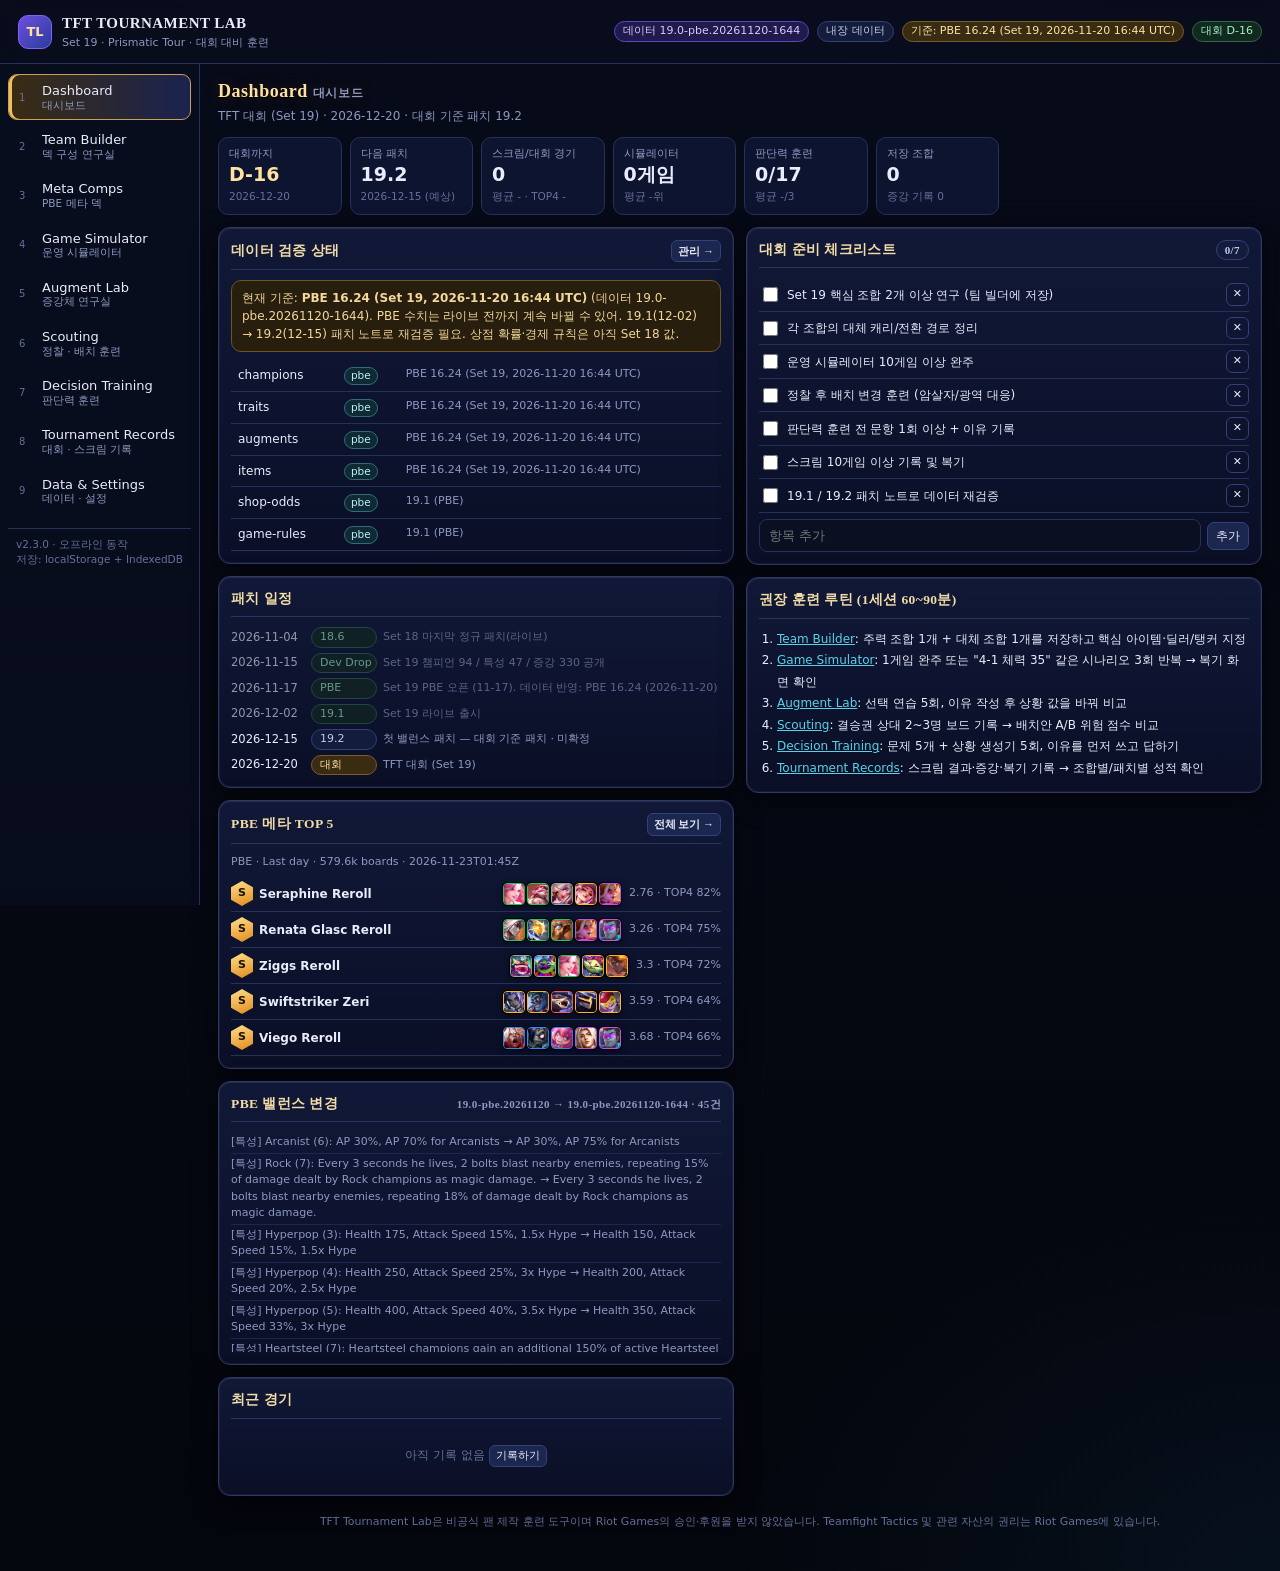
<file: index.html>
<!doctype html>
<html lang="ko">
<head>
<meta charset="utf-8" />
<meta name="viewport" content="width=device-width,initial-scale=1" />
<meta name="theme-color" content="#080b17" />
<meta name="description" content="TFT Set 19 Prismatic Tour 대회 대비 개인 훈련 프로그램 — 팀 빌더, 운영 시뮬레이터, 증강 연구, 정찰, 판단력 훈련, 대회 기록" />
<title>TFT Tournament Lab · Set 19</title>
<link rel="manifest" href="manifest.webmanifest" />
<link rel="icon" type="image/png" sizes="32x32" href="icons/favicon-32.png" />
<link rel="icon" type="image/png" sizes="192x192" href="icons/icon-192.png" />
<link rel="apple-touch-icon" href="icons/apple-touch-icon.png" />
<meta name="mobile-web-app-capable" content="yes" />
<meta name="apple-mobile-web-app-capable" content="yes" />
<meta name="apple-mobile-web-app-status-bar-style" content="black-translucent" />
<meta name="apple-mobile-web-app-title" content="TFT Lab" />
<meta name="application-name" content="TFT Lab" />
<link rel="stylesheet" href="css/app.css" />
</head>
<body>
<header class="app-header">
  <div class="brand"><div class="logo">TL</div><div><h1>TFT TOURNAMENT LAB</h1><small>Set 19 · Prismatic Tour · 대회 대비 훈련</small></div></div>
  <div class="row nw" style="gap:8px"><div class="hdr-status" id="hdrStatus"></div><button class="sm gold hide" id="installBtn" title="홈 화면/데스크톱에 앱으로 설치">⬇ 앱 설치</button></div>
</header>
<div class="layout-root">
  <nav class="side" id="nav" aria-label="주요 메뉴">
    <button data-view="dashboard" class="active"><span class="n">1</span><span class="t">Dashboard<small>대시보드</small></span></button>
    <button data-view="builder"><span class="n">2</span><span class="t">Team Builder<small>덱 구성 연구실</small></span></button>
    <button data-view="meta"><span class="n">3</span><span class="t">Meta Comps<small>PBE 메타 덱</small></span></button>
    <button data-view="sim"><span class="n">4</span><span class="t">Game Simulator<small>운영 시뮬레이터</small></span></button>
    <button data-view="augments"><span class="n">5</span><span class="t">Augment Lab<small>증강체 연구실</small></span></button>
    <button data-view="scout"><span class="n">6</span><span class="t">Scouting<small>정찰 · 배치 훈련</small></span></button>
    <button data-view="drill"><span class="n">7</span><span class="t">Decision Training<small>판단력 훈련</small></span></button>
    <button data-view="records"><span class="n">8</span><span class="t">Tournament Records<small>대회 · 스크림 기록</small></span></button>
    <button data-view="settings"><span class="n">9</span><span class="t">Data &amp; Settings<small>데이터 · 설정</small></span></button>
    <div class="navfoot" id="navFoot"></div>
  </nav>
  <main id="main">
    <noscript><div class="notice red">이 프로그램은 JavaScript가 필요해. 브라우저에서 JavaScript를 켜 줘.</div></noscript>
    <div id="bootMsg" class="notice blue">데이터를 불러오는 중…</div>
    <section id="view-dashboard" class="view active"></section>
    <section id="view-builder" class="view"></section>
    <section id="view-meta" class="view"></section>
    <section id="view-sim" class="view"></section>
    <section id="view-augments" class="view"></section>
    <section id="view-scout" class="view"></section>
    <section id="view-drill" class="view"></section>
    <section id="view-records" class="view"></section>
    <section id="view-settings" class="view"></section>
    <footer class="foot">TFT Tournament Lab은 비공식 팬 제작 훈련 도구이며 Riot Games의 승인·후원을 받지 않았습니다. Teamfight Tactics 및 관련 자산의 권리는 Riot Games에 있습니다.</footer>
  </main>
</div>
<div class="modal-back" id="modal" role="dialog" aria-modal="true" aria-labelledby="modalTitle">
  <div class="modal"><div class="row between"><h3 id="modalTitle">안내</h3><button class="sm" id="modalClose" aria-label="닫기">닫기</button></div><div id="modalBody" style="margin-top:10px"></div><div id="modalFoot" class="row" style="justify-content:flex-end;margin-top:12px"></div></div>
</div>
<div id="toasts" aria-live="polite"></div>
<script src="data/bundle.js"></script>
<script src="assets/index.js"></script>
<script src="js/core.js"></script>
<script src="js/dashboard.js"></script>
<script src="js/builder.js"></script>
<script src="js/meta.js"></script>
<script src="js/sim.js"></script>
<script src="js/augments.js"></script>
<script src="js/scout.js"></script>
<script src="js/drill.js"></script>
<script src="js/records.js"></script>
<script src="js/settings.js"></script>
<script src="js/app.js"></script>
</body>
</html>
</file>
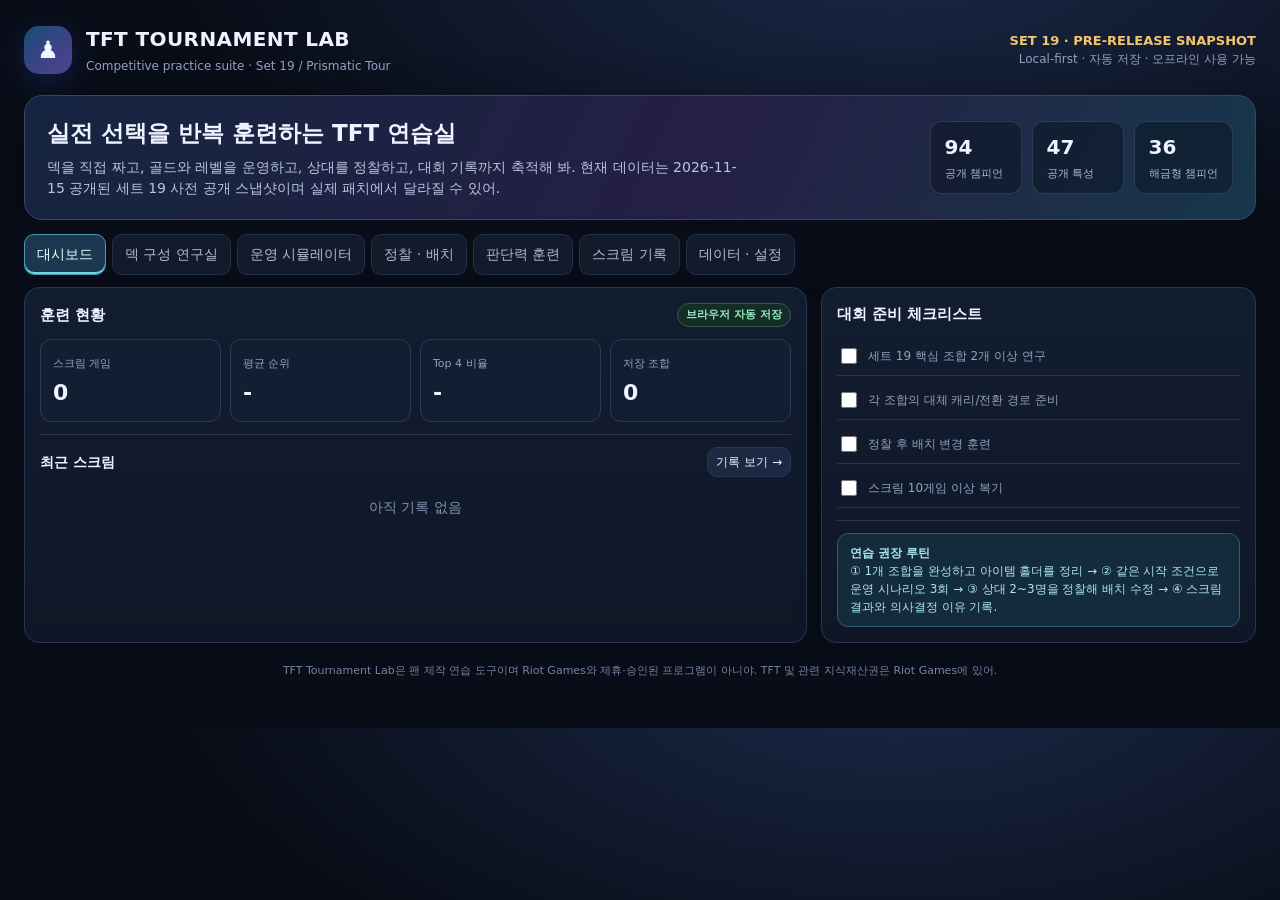
<file: legacy/index_v0.1.0.html>
<!doctype html>
<html lang="ko">
<head>
<meta charset="utf-8" />
<meta name="viewport" content="width=device-width,initial-scale=1" />
<meta name="theme-color" content="#0b1020" />
<title>TFT Tournament Lab · Set 19</title>
<style>
:root{--bg:#090d18;--panel:#111a2b;--panel2:#172238;--line:#293754;--text:#eef3ff;--muted:#91a2bf;--gold:#f1c66d;--cyan:#61d9e8;--purple:#b39aff;--green:#70d6a0;--red:#fa858f;--shadow:0 18px 50px #0006}
*{box-sizing:border-box}body{margin:0;background:radial-gradient(1100px 550px at 70% -10%,#1b2a4a 0%,transparent 65%),var(--bg);color:var(--text);font:14px/1.5 Inter,ui-sans-serif,system-ui,-apple-system,"Segoe UI",sans-serif}
button,input,select,textarea{font:inherit}button{cursor:pointer;border:1px solid var(--line);background:#1b2942;color:var(--text);padding:9px 12px;border-radius:10px;transition:.15s}button:hover{border-color:#6c8dbd;transform:translateY(-1px)}button.primary{background:linear-gradient(135deg,#226c85,#304d9c);border-color:#4b9bb7}button.gold{background:linear-gradient(135deg,#72551d,#a17a29);border-color:#c59c4c;color:#fff4d4}button.danger{border-color:#78424e;color:#ffb4bd;background:#321d2a}button.ghost{background:transparent}button.small{padding:5px 8px;font-size:12px}button:disabled{opacity:.4;cursor:not-allowed;transform:none}
input,select,textarea{background:#0c1424;color:var(--text);border:1px solid var(--line);border-radius:9px;padding:9px 10px;outline:none;min-width:0}input:focus,select:focus,textarea:focus{border-color:#61cde0;box-shadow:0 0 0 3px #61cde022}
header{max-width:1440px;margin:auto;padding:24px 24px 8px;display:flex;align-items:center;justify-content:space-between;gap:16px}.brand{display:flex;align-items:center;gap:14px}.logo{width:48px;height:48px;border-radius:15px;background:linear-gradient(135deg,#194b76,#573f92);display:grid;place-items:center;font-size:24px;box-shadow:0 8px 30px #182e6a88}.brand h1{margin:0;font-size:20px;letter-spacing:.02em}.brand p{margin:3px 0 0;color:var(--muted);font-size:12px}.header-meta{text-align:right;color:var(--muted);font-size:12px}.header-meta strong{color:var(--gold);display:block;font-size:13px}
main{max-width:1440px;padding:12px 24px 48px;margin:auto}.hero{background:linear-gradient(115deg,#152541,#251f45 55%,#17374b);border:1px solid #364768;border-radius:18px;padding:20px 22px;display:flex;align-items:center;justify-content:space-between;gap:18px;box-shadow:var(--shadow)}.hero h2{font-size:23px;margin:0 0 6px}.hero p{margin:0;color:#b7c5dd;max-width:700px}.stats{display:flex;gap:10px;flex-wrap:wrap}.stat{background:#07111d77;border:1px solid #ffffff20;border-radius:12px;padding:10px 14px;min-width:92px}.stat b{font-size:20px;display:block}.stat span{font-size:11px;color:#a9b9d2}
.tabs{display:flex;gap:6px;overflow:auto;padding:14px 0 12px;position:sticky;top:0;z-index:10;background:linear-gradient(var(--bg) 75%,transparent)}.tab{white-space:nowrap;background:#111b2c;color:#aebbd1;border-color:#22304a}.tab.active{background:#1c3851;color:#eafcff;border-color:#4e96a9;box-shadow:inset 0 -2px #66d9e8}
.view{display:none}.view.active{display:block}.layout{display:grid;grid-template-columns:minmax(0,1.35fr) minmax(300px,.75fr);gap:14px}.layout.equal{grid-template-columns:1fr 1fr}.panel{background:linear-gradient(180deg,#121d30,#0f1727);border:1px solid var(--line);border-radius:15px;padding:15px;box-shadow:0 8px 28px #0002}.panel h3{margin:0 0 12px;font-size:15px;display:flex;align-items:center;justify-content:space-between;gap:8px}.muted{color:var(--muted)}.tiny{font-size:11px;color:var(--muted)}.pill{display:inline-flex;align-items:center;gap:5px;border:1px solid #34425d;background:#17253b;color:#b9c9e1;border-radius:99px;padding:3px 8px;font-size:11px}.pill.gold{color:#ffe1a1;border-color:#745d31;background:#332a19}.pill.green{color:#96ecc0;border-color:#315e4b;background:#162d27}.pill.red{color:#ffb2bd;border-color:#6d3847;background:#321e2a}.row{display:flex;align-items:center;gap:8px;flex-wrap:wrap}.between{justify-content:space-between}.field{display:flex;flex-direction:column;gap:5px;min-width:0}.field label{font-size:11px;color:var(--muted)}.field input,.field select{width:100%}.formgrid{display:grid;grid-template-columns:repeat(4,minmax(0,1fr));gap:9px}.divider{height:1px;background:var(--line);margin:12px 0}.notice{border:1px solid #5e512e;background:#2b2517;color:#f3d99a;border-radius:11px;padding:10px 12px;font-size:12px}.notice.blue{border-color:#305b75;background:#142b3b;color:#a9e6f0}.notice.green{border-color:#315e4b;background:#152a24;color:#a5eac4}
.roster-tools{display:grid;grid-template-columns:1fr 135px 125px;gap:8px;margin-bottom:12px}.champ-grid{display:grid;grid-template-columns:repeat(auto-fill,minmax(145px,1fr));gap:8px;max-height:650px;overflow:auto;padding:2px}.champ{background:#101d31;border:1px solid #293b59;border-radius:11px;padding:9px;min-height:84px;text-align:left;display:flex;flex-direction:column;gap:5px}.champ:hover{background:#172943}.champ.selected{outline:2px solid var(--cyan);border-color:var(--cyan)}.champ .name{font-weight:700;font-size:12px}.champ .cost{font-size:11px;color:var(--gold)}.trait-chips{display:flex;flex-wrap:wrap;gap:3px}.trait-chip{font-size:9px;color:#b8c4d9;background:#26334a;border-radius:5px;padding:2px 5px}.unlock{font-size:9px;color:#ffd991}
.board-wrap{display:grid;grid-template-columns:1fr 240px;gap:12px;align-items:start}.board{display:grid;grid-template-columns:repeat(7,minmax(0,1fr));gap:5px;padding:9px;border:1px solid #344666;border-radius:13px;background:linear-gradient(145deg,#162b43,#10192c)}.hex{aspect-ratio:1.12;border:1px solid #3d5474;border-radius:9px;background:linear-gradient(150deg,#233c57,#17263d);padding:4px;display:flex;flex-direction:column;align-items:center;justify-content:center;gap:2px;min-width:0;position:relative}.hex:nth-child(14n+1),.hex:nth-child(14n+3),.hex:nth-child(14n+5),.hex:nth-child(14n+7){background:linear-gradient(150deg,#20344e,#15243a)}.hex.empty{opacity:.72}.hex .unit{font-size:10px;font-weight:700;text-align:center;overflow-wrap:anywhere;line-height:1.15}.hex .meta{font-size:9px;color:#d6b46c}.hex .pos{position:absolute;top:3px;left:5px;font-size:8px;color:#8196b5}.hex.occupied{border-color:#728eb9;background:linear-gradient(145deg,#294c65,#23304b)}.hex.focus{outline:2px solid var(--cyan)}.hex.enemy{border-color:#784b60;background:linear-gradient(145deg,#4a2c45,#2c2139)}.hex:hover{border-color:var(--cyan)}.board-side{display:flex;flex-direction:column;gap:9px}.unit-card{background:#182840;border:1px solid #344765;border-radius:10px;padding:9px}.unit-card strong{font-size:12px}.unit-card select{width:100%;margin-top:6px;font-size:11px;padding:6px}.unit-card .row{margin-top:7px}.trait-list{display:flex;flex-direction:column;gap:7px}.trait-line{display:flex;align-items:center;justify-content:space-between;gap:8px;padding:7px 9px;background:#101a2b;border:1px solid #24334d;border-radius:8px;font-size:11px}.trait-line.active{border-color:#547c78;background:#142b2c}.trait-line b{color:#cbd9ed}.bench{display:flex;flex-wrap:wrap;gap:6px}.bench-unit{padding:6px 8px;border-radius:8px;background:#19283e;border:1px solid #374765;font-size:11px}
.kpi-grid{display:grid;grid-template-columns:repeat(4,1fr);gap:9px}.kpi{padding:12px;border:1px solid #2b3a56;background:#121f33;border-radius:11px}.kpi span{color:var(--muted);font-size:11px}.kpi b{display:block;font-size:22px;margin-top:3px}.shop-grid{display:grid;grid-template-columns:repeat(5,1fr);gap:7px}.shop-card{background:#18263d;border:1px solid #3b4c68;border-radius:10px;padding:9px;text-align:center}.shop-card b{display:block;font-size:11px;margin:4px 0}.shop-card span{font-size:10px;color:var(--gold)}.shop-card button{margin-top:7px;width:100%;padding:5px;font-size:10px}.scenario{background:#111d31;border:1px solid #2e4160;border-radius:12px;padding:12px;margin-bottom:10px}.choice{display:block;width:100%;text-align:left;margin:6px 0;background:#182940}.choice.correct{border-color:#55ad82;background:#183629}.choice.wrong{border-color:#c86c78;background:#3b202b}.feedback{padding:9px;border-radius:8px;margin-top:8px;font-size:12px}.feedback.good{background:#183529;color:#9ee6bd}.feedback.bad{background:#3c222b;color:#ffb6c0}
.table{width:100%;border-collapse:collapse;font-size:12px}.table th,.table td{border-bottom:1px solid #283651;padding:8px;text-align:left}.table th{color:#92a5c4;font-weight:600}.empty{color:#8293ad;text-align:center;padding:20px}.foot{color:#7385a2;font-size:11px;text-align:center;margin-top:20px}.modal-back{position:fixed;inset:0;background:#02050bc9;display:none;align-items:center;justify-content:center;padding:16px;z-index:50}.modal{width:min(620px,100%);background:#121e32;border:1px solid #3a4d70;border-radius:16px;padding:18px;box-shadow:var(--shadow)}.modal pre{white-space:pre-wrap;background:#0b1322;border-radius:9px;padding:10px;color:#aec1dc;font-size:11px;overflow:auto}
@media(max-width:900px){.layout,.layout.equal{grid-template-columns:1fr}.board-wrap{grid-template-columns:1fr}.board-side{display:grid;grid-template-columns:1fr 1fr}.hero{align-items:flex-start;flex-direction:column}.header-meta{display:none}}
@media(max-width:560px){header,main{padding-left:12px;padding-right:12px}.formgrid{grid-template-columns:repeat(2,minmax(0,1fr))}.roster-tools{grid-template-columns:1fr 1fr}.roster-tools input{grid-column:1/-1}.champ-grid{grid-template-columns:repeat(2,minmax(0,1fr))}.kpi-grid{grid-template-columns:repeat(2,1fr)}.shop-grid{grid-template-columns:repeat(2,1fr)}.board{gap:3px;padding:5px}.hex{border-radius:6px;padding:2px}.hex .unit{font-size:8px}.hex .pos{font-size:7px}.board-side{grid-template-columns:1fr}}
</style>
</head>
<body>
<header>
  <div class="brand"><div class="logo">♟</div><div><h1>TFT TOURNAMENT LAB</h1><p>Competitive practice suite · Set 19 / Prismatic Tour</p></div></div>
  <div class="header-meta"><strong>SET 19 · PRE-RELEASE SNAPSHOT</strong>Local-first · 자동 저장 · 오프라인 사용 가능</div>
</header>
<main>
<section class="hero">
  <div><h2>실전 선택을 반복 훈련하는 TFT 연습실</h2><p>덱을 직접 짜고, 골드와 레벨을 운영하고, 상대를 정찰하고, 대회 기록까지 축적해 봐. 현재 데이터는 2026-11-15 공개된 세트 19 사전 공개 스냅샷이며 실제 패치에서 달라질 수 있어.</p></div>
  <div class="stats"><div class="stat"><b>94</b><span>공개 챔피언</span></div><div class="stat"><b>47</b><span>공개 특성</span></div><div class="stat"><b>36</b><span>해금형 챔피언</span></div></div>
</section>
<nav class="tabs" aria-label="주요 메뉴">
  <button class="tab active" data-tab="dashboard">대시보드</button>
  <button class="tab" data-tab="builder">덱 구성 연구실</button>
  <button class="tab" data-tab="operations">운영 시뮬레이터</button>
  <button class="tab" data-tab="scout">정찰 · 배치</button>
  <button class="tab" data-tab="drill">판단력 훈련</button>
  <button class="tab" data-tab="scrim">스크림 기록</button>
  <button class="tab" data-tab="settings">데이터 · 설정</button>
</nav>

<section id="dashboard" class="view active">
  <div class="layout">
    <div class="panel">
      <h3>훈련 현황 <span class="pill green">브라우저 자동 저장</span></h3>
      <div class="kpi-grid" id="dashKpis"></div>
      <div class="divider"></div>
      <div class="row between"><b>최근 스크림</b><button class="small" data-goto="scrim">기록 보기 →</button></div>
      <div id="recentScrims"></div>
    </div>
    <div class="panel">
      <h3>대회 준비 체크리스트</h3>
      <div id="checklist" class="field"></div>
      <div class="divider"></div>
      <div class="notice blue"><b>연습 권장 루틴</b><br>① 1개 조합을 완성하고 아이템 홀더를 정리 → ② 같은 시작 조건으로 운영 시나리오 3회 → ③ 상대 2~3명을 정찰해 배치 수정 → ④ 스크림 결과와 의사결정 이유 기록.</div>
    </div>
  </div>
</section>

<section id="builder" class="view">
  <div class="layout">
    <div class="panel">
      <h3>챔피언 데이터베이스 <span class="pill">94명 · 공개 초안</span></h3>
      <div class="roster-tools"><input id="champSearch" placeholder="챔피언 또는 특성 검색…"/><select id="costFilter"><option value="all">전체 코스트</option><option>1</option><option>2</option><option>3</option><option>4</option><option>5</option><option>7</option></select><select id="unlockFilter"><option value="all">전체 상태</option><option value="unlock">해금형만</option><option value="normal">기본 공개만</option></select></div>
      <div class="tiny" style="margin-bottom:8px">챔피언 카드를 누르면 현재 보드의 첫 빈 칸에 추가돼. 최대 배치 인원은 플레이어 레벨을 기준으로 직접 조절할 수 있어.</div>
      <div class="champ-grid" id="champGrid"></div>
    </div>
    <div class="panel">
      <h3>나의 보드 <span class="pill gold" id="boardCount">0 / 8</span></h3>
      <div class="row between" style="margin-bottom:9px"><div class="field" style="width:125px"><label>배치 가능 인원</label><select id="boardCap"><option>4</option><option>5</option><option>6</option><option>7</option><option selected>8</option><option>9</option><option>10</option><option>11</option></select></div><div class="row"><button class="small" id="clearBoard">보드 비우기</button><button class="small gold" id="saveComp">조합 저장</button></div></div>
      <div class="board-wrap"><div><div class="board" id="myBoard"></div><div class="tiny" style="margin-top:6px">칸 클릭: 선택 유닛 이동/선택 · 우클릭: 유닛 제거</div></div><div class="board-side"><div><b style="font-size:12px">선택 유닛</b><div id="selectedUnit" class="unit-card" style="margin-top:6px"><span class="muted tiny">보드에서 유닛을 선택해.</span></div></div><div><b style="font-size:12px">활성 특성 집계</b><div id="traitSummary" class="trait-list" style="margin-top:6px"></div></div></div></div>
      <div class="divider"></div><b style="font-size:12px">대기석</b><div class="bench" id="bench"></div>
      <div class="divider"></div><div class="row"><input id="compName" placeholder="조합 이름 (예: 8레벨 리롤 전환)" style="flex:1"/><button id="exportComp" class="small">조합 JSON 내보내기</button></div><div id="savedComps" style="margin-top:8px"></div>
    </div>
  </div>
</section>

<section id="operations" class="view">
  <div class="layout">
    <div class="panel">
      <h3>라운드 운영 패널 <span class="pill gold">훈련용 경제 모델</span></h3>
      <div class="kpi-grid" id="econKpis"></div>
      <div class="divider"></div>
      <div class="formgrid">
        <div class="field"><label>스테이지</label><select id="stage"><option>2</option><option>3</option><option>4</option><option>5</option><option>6</option></select></div>
        <div class="field"><label>라운드</label><select id="round"><option>1</option><option>2</option><option>3</option><option>4</option><option>5</option></select></div>
        <div class="field"><label>골드</label><input id="gold" type="number" min="0" max="999" value="50"/></div>
        <div class="field"><label>플레이어 체력</label><input id="hp" type="number" min="0" max="100" value="100"/></div>
        <div class="field"><label>레벨</label><select id="level"><option>4</option><option>5</option><option>6</option><option selected>7</option><option>8</option><option>9</option><option>10</option><option>11</option></select></div>
        <div class="field"><label>현재 XP</label><input id="xp" type="number" min="0" max="200" value="0"/></div>
        <div class="field"><label>연승/연패</label><select id="streak"><option value="0">없음</option><option value="2">2~3</option><option value="4">4~5</option><option value="6">6+</option></select></div>
        <div class="field"><label>기록 메모</label><input id="opNote" placeholder="예: 3-2 레벨업 판단"/></div>
      </div>
      <div class="row" style="margin-top:10px"><button class="primary" id="nextRound">라운드 종료 · 수입 받기</button><button id="buyXp">XP 구매 (4골드)</button><button id="refreshShop">상점 새로고침 (2골드)</button><button id="resetEconomy" class="danger">초기화</button></div>
      <div class="tiny" style="margin-top:8px">단순화된 연습 모델: 기본 수입·이자·연승 보너스를 사용해 판단을 반복하는 용도야. 세트 19의 정확한 게임 내부 수치/상점 확률을 복제하는 공식 시뮬레이터는 아니야.</div>
      <div class="divider"></div><div class="row between"><h3 style="margin:0">상점 <span class="tiny">레벨별 가중치 기반 무작위 예시</span></h3><label class="tiny row"><input type="checkbox" id="includeUnlocks" style="width:15px;height:15px"/> 해금형 출현 가정</label></div><div id="shop" class="shop-grid"></div>
    </div>
    <div class="panel">
      <h3>대기석 · 운영 기록</h3>
      <div id="opBench" class="bench"></div>
      <div class="divider"></div><div class="row between"><b>운영 로그</b><button id="clearLog" class="small">로그 지우기</button></div><div id="opLog" style="max-height:390px;overflow:auto;margin-top:8px"></div>
      <div class="divider"></div><div class="notice">운영 훈련 팁: 골드 숫자만 보는 대신, 다음 레벨업 이후 보드가 얼마나 강해지는지와 지금 리롤했을 때 2성 완성 확률/체력 보존 가치를 함께 적어봐.</div><div class="divider"></div><h3>증강체 선택 훈련 <span class="pill">공개 예시 20 / 330</span></h3><div class="tiny" style="margin-bottom:8px">현재는 공개된 사전 공개 목록에서 확인 가능한 실버 증강 예시만 포함했어. 실제 게임의 3개 선택지 생성이나 증강 밸런스 평가 기능은 아니야.</div><div class="row between"><span class="tiny">세 선택지 중 하나를 골라 이유를 기록해.</span><button id="newAugmentSet" class="small">선택지 다시 뽑기</button></div><div id="augmentCards" style="display:grid;gap:7px;margin-top:8px"></div><textarea id="augmentReason" rows="2" style="width:100%;margin-top:8px" placeholder="왜 이 증강을 골랐는지: 현재 보드 / 아이템 / 체력 / 골드 관점에서 기록…"></textarea><div class="row between" style="margin-top:7px"><span class="tiny" id="augmentStatus">선택지를 뽑아 줘.</span><button id="saveAugmentChoice" class="small primary">선택 기록</button></div><div id="augmentHistory" style="margin-top:8px"></div>
    </div>
  </div>
</section>

<section id="scout" class="view">
 <div class="layout equal">
  <div class="panel"><h3>상대 보드 구성 <span class="pill red">정찰 대상</span></h3><div class="row"><input id="enemyName" placeholder="상대 닉네임 또는 로비 번호" style="flex:1"/><button id="clearEnemy" class="small">초기화</button></div><div class="divider"></div><div class="roster-tools" style="grid-template-columns:1fr 100px"><input id="enemySearch" placeholder="상대 챔피언 검색"/><select id="enemyCost"><option value="all">전체</option><option>1</option><option>2</option><option>3</option><option>4</option><option>5</option><option>7</option></select></div><div class="champ-grid" id="enemyRoster" style="max-height:240px"></div><div class="divider"></div><div class="board" id="enemyBoard"></div><div class="tiny" style="margin-top:6px">상대 챔피언 카드를 누른 뒤 보드 칸을 누르면 배치돼. 우클릭으로 제거.</div></div>
  <div class="panel"><h3>정찰 리포트</h3><div id="scoutReport"></div><div class="divider"></div><h3>내 보드 대응 메모</h3><textarea id="counterNote" rows="6" placeholder="예: 상대 주 딜러가 오른쪽 후열 → 내 암살자/진입 유닛 위치 조정. 주요 CC 회피를 위해 캐리 위치 변경…" style="width:100%"></textarea><div class="row between" style="margin-top:8px"><span class="tiny">대응 메모는 자동 저장돼.</span><button id="saveScout" class="small">메모 저장</button></div><div class="divider"></div><div class="notice blue">정찰은 보드 파악에서 끝나지 않아. 상대가 가장 강한 보드가 되는 방향, 캐리의 사거리/진입 경로, CC 타깃과 아이템을 추정하고 내 배치에서 무엇을 바꿀지 기록해.</div></div>
 </div>
</section>

<section id="drill" class="view">
 <div class="layout"><div class="panel"><h3>상황 판단 훈련 <span class="pill">총 8문항</span></h3><div class="row between"><span class="tiny" id="drillProgress">1 / 8</span><button id="restartDrill" class="small">처음부터</button></div><div id="questionArea" style="margin-top:12px"></div><div class="row between" style="margin-top:10px"><button id="prevQuestion" class="small">← 이전</button><button id="nextQuestion" class="primary small">다음 →</button></div></div><div class="panel"><h3>훈련 결과</h3><div class="kpi-grid" style="grid-template-columns:repeat(2,1fr)"><div class="kpi"><span>정답</span><b id="drillCorrect">0</b></div><div class="kpi"><span>진행</span><b id="drillDone">0 / 8</b></div></div><div class="divider"></div><div class="notice">문항은 경제·정찰·아이템·포지셔닝의 기본 의사결정을 연습하는 일반 전략 문제야. 특정 패치의 수치나 최적 메타를 정답으로 단정하지 않도록 설계했어.</div></div></div>
</section>

<section id="scrim" class="view">
 <div class="layout">
  <div class="panel"><h3>스크림 결과 입력</h3><div class="formgrid"><div class="field"><label>날짜</label><input id="scrimDate" type="date"/></div><div class="field"><label>패치</label><input id="scrimPatch" value="19.2"/></div><div class="field"><label>순위</label><select id="placement"><option value="1">1위</option><option value="2">2위</option><option value="3">3위</option><option value="4">4위</option><option value="5">5위</option><option value="6">6위</option><option value="7">7위</option><option value="8">8위</option></select></div><div class="field"><label>로비/상대 메모</label><input id="lobby" placeholder="연습 1조"/></div></div><div class="field" style="margin-top:9px"><label>조합 · 운영 · 복기</label><textarea id="scrimNote" rows="4" placeholder="시작 아이템, 증강 선택, 리롤/레벨업 시점, 패배 원인, 다음 판에서 바꿀 점…"></textarea></div><div class="row" style="margin-top:10px"><button id="addScrim" class="primary">결과 저장</button><button id="exportData">전체 기록 백업</button><button id="importDataBtn">백업 불러오기</button><input id="importData" type="file" accept="application/json" hidden/></div></div>
  <div class="panel"><h3>대회 성적 요약</h3><div class="kpi-grid" id="scrimKpis"></div><div class="divider"></div><div class="notice blue">기본 점수는 1위 8점부터 8위 1점까지로 표시해. 실제 대회가 별도 점수 체계를 사용하면 설정에서 점수표를 바꿔 기록을 다시 계산할 수 있어.</div></div>
 </div>
 <div class="panel" style="margin-top:14px"><h3>스크림 히스토리 <span class="tiny">최근 기록부터</span></h3><div id="scrimTable"></div></div>
</section>

<section id="settings" class="view">
 <div class="layout equal">
  <div class="panel"><h3>세트 데이터 관리</h3><div class="notice"><b>현재 데이터 상태: 사전 공개 스냅샷</b><br>2026년 11월 15일 공개된 세트 19 챔피언/특성 초안 기반. PBE 및 라이브 19.1·19.2에서 수치/특성/해금 조건 변경 가능. 증강은 전체 330개 중 훈련 예시만 포함.</div><div class="divider"></div><p class="muted" style="font-size:12px">추후 챔피언 또는 특성 정보가 바뀌면 JSON으로 데이터셋을 교체할 수 있도록 준비했어. 데이터셋 형식은 아래 예시를 참고해.</p><pre>{
  "set": 19,
  "champions": [
    {"name":"예시 챔피언","cost":4,"traits":["특성A","특성B"],"role":"Magic Caster","unlock":false}
  ],
  "traits": {"특성A":[2,4,6]}
}</pre><div class="row"><button id="exportDataset">현재 데이터셋 내보내기</button><button id="importDatasetBtn">데이터셋 가져오기</button><input type="file" id="importDataset" accept="application/json" hidden/></div></div>
  <div class="panel"><h3>앱 설정 및 데이터</h3><div class="field"><label>대회 날짜</label><input type="date" id="eventDate" value="2026-12-20"/></div><div class="field" style="margin-top:9px"><label>대회 점수표 (1~8위 순서, 쉼표로 구분)</label><input id="scoreMap" value="8,7,6,5,4,3,2,1"/></div><div class="row" style="margin-top:9px"><button id="saveSettings" class="primary">설정 저장</button><button id="resetAll" class="danger">전체 데이터 초기화</button></div><div class="divider"></div><div class="notice blue">개인 기록은 현재 브라우저의 로컬 저장소에만 저장돼. 다른 기기에서 이어하려면 스크림 화면의 전체 기록 백업을 사용해. 공용 PC에서는 백업 후 개인 기록을 지우는 것도 잊지 마.</div><div class="divider"></div><div class="tiny">프로그램 버전 0.1.0 · 정적 HTML/JS · 서버/로그인/API 키 없음</div></div>
 </div>
</section>
<footer class="foot">TFT Tournament Lab은 팬 제작 연습 도구이며 Riot Games와 제휴·승인된 프로그램이 아니야. TFT 및 관련 지식재산권은 Riot Games에 있어.</footer>
</main>
<div class="modal-back" id="modal"><div class="modal"><div class="row between"><h3 id="modalTitle" style="margin:0">안내</h3><button class="small" id="closeModal">닫기</button></div><div id="modalBody" style="margin-top:12px"></div></div></div>
<script>
const CHAMPS = [
['Elise',1,['Ionic Spark','Frontman'],'Magic Tank',false],['Gnar',1,['Pentakill','Trickshot'],'Attack Specialist',false],['Katarina',1,['Classical','Slayer'],'Magic Fighter',false],['Kayn',1,['Heartsteel','Slayer'],'Attack Fighter',false],['Kennen',1,['True Damage','Bodyguard'],'Magic Tank',false],['Kobuko',1,['Hyperpop','Frontman'],'Magic Tank',true],['Lillia',1,['K/DA','Bodyguard'],'Magic Tank',false],['Neeko',1,['K/DA','Encore','Prodigy'],'Magic Caster',false],['Olaf',1,['Pentakill','Rock','Juggernaut'],'Attack Tank',false],['Sett',1,['Heartsteel','Frontman'],'Attack Tank',false],['Taric',1,['Beach Pop','Juggernaut'],'Magic Tank',false],['Varus',1,['Rock','Encore'],'Attack Caster',false],['Yunara',1,['Ionic Spark','Swiftstriker'],'Attack Marksman',false],['Ziggs',1,['Hyperpop','Arcanist','Swiftstriker'],'Magic Marksman',false],['Zoe',1,['Beach Pop','Arcanist'],'Magic Caster',false],
['Annie',2,['Ionic Spark','Arcanist','Juggernaut'],'Magic Tank',false],['Ashe',2,['Beach Pop','Swiftstriker'],'Attack Marksman',true],['Camille',2,['Rock','Slayer'],'Attack Fighter',false],['Ezreal',2,['Heartsteel','Encore'],'Attack Caster',false],['Gragas',2,['K/DA','Juggernaut'],'Magic Tank',false],['Illaoi',2,['Illbeats','Frontman'],'Magic Tank',false],['Jax',2,['EDM','Bodyguard','Swiftstriker'],'Magic Fighter',false],['Karthus',2,['Pentakill','Arcanist'],'Magic Caster',false],['Lucian',2,['Jazz','Hitmaker','Encore'],'Attack Caster',false],['Lulu',2,['Hyperpop','Choreographer'],'Magic Caster',true],['Lux',2,['Ionic Spark','Prodigy'],'Magic Caster',false],['Nasus',2,['Classical','Bodyguard'],'Magic Tank',true],['Qiyana',2,['True Damage','Renegade'],'Attack Fighter',false],['Renata Glasc',2,['Classical','Choreographer'],'Magic Caster',true],['Renekton',2,['Beach Pop','Frontman'],'Attack Tank',false],['Samira',2,['Classical','Renegade','Trickshot'],'Attack Caster',true],['Seraphine',2,['Indie'],'Magic Caster',true],['Tristana',2,['Hyperpop','Hitmaker'],'Attack Caster',true],
['Amumu',3,['Emo'],'Magic Tank',false],['Bard',3,['Jazz','Swiftstriker'],'Magic Marksman',false],['Braum',3,['Illbeats','Juggernaut'],'Magic Tank',false],['Briar',3,['Ionic Spark','Slayer'],'Attack Assassin',false],['Draven',3,['Illbeats','Trickshot'],'Attack Caster',false],['Ekko',3,['True Damage','Juggernaut','Prodigy'],'Magic Tank',false],['Evelynn',3,['K/DA','Renegade'],'Magic Fighter',true],['Galio',3,['Jazz','Frontman'],'Magic Tank',true],['K\'Sante',3,['Heartsteel','Bodyguard'],'Attack Tank',false],['Kai\'Sa',3,['K/DA','Trickshot'],'Attack Marksman',false],['Malzahar',3,['Composer','Prodigy'],'Magic Caster',false],['Senna',3,['True Damage','Hitmaker'],'Attack Caster',false],['Swain',3,['Rock','Arcanist','Frontman'],'Magic Tank',false],['Syndra',3,['Beach Pop','Choreographer'],'Magic Caster',true],['Tibbers',3,['Ionic Spark','Bodyguard'],'Attack Tank',true],['Viego',3,['Pentakill','Choreographer','Slayer'],'Attack Fighter',false],
['Ahri',4,['K/DA','Choreographer'],'Magic Caster',false],['Alistar',4,['Country'],'Magic Tank',true],['Alune',4,['Heartsteel','Manager','Prodigy'],'Magic Caster',true],['Aurora',4,['Ionic Spark','Renegade'],'Magic Caster',false],['Garen',4,['Synthwave','Choreographer'],'Attack Tank',false],['Graves',4,['Beach Pop','Renegade'],'Attack Fighter',false],['Jhin',4,['Classical','Encore'],'Attack Specialist',false],['Jinx',4,['Ionic Spark','Hitmaker'],'Attack Marksman',true],['Kayle',4,['Pentakill','Swiftstriker'],'Magic Marksman',true],['Leona',4,['K/DA','Bodyguard','Manager'],'Magic Tank',false],['Locke',4,['Rock','Swiftstriker'],'Magic Assassin',false],['Mel',4,['R&B','Arcanist'],'Magic Caster',false],['Shyvana',4,['Ionic Spark','Frontman'],'Magic Tank',false],['Thresh',4,['Classical','Frontman'],'Magic Tank',true],['Vayne',4,['Rock','Trickshot'],'Attack Marksman',true],['Wukong',4,['Gu Feng'],'Attack Tank',true],['Xayah',4,['Gu Feng','Hitmaker'],'Attack Caster',false],['Yasuo',4,['True Damage','Slayer'],'Attack Fighter',true],['Yone',4,['Heartsteel','Slayer'],'Attack Fighter',false],['Yorick',4,['Pentakill','Juggernaut'],'Magic Tank',false],['Yuumi',4,['Illbeats','Encore'],'Magic Caster',false],['Zac',4,['Beach Pop','Juggernaut'],'Magic Tank',true],
['Akali (K/DA)',5,['K/DA'],'Attack Assassin',true],['Akali (True Damage)',5,['True Damage','Freestyle'],'Magic Fighter',true],['Aphelios',5,['Heartsteel'],'Attack Marksman',true],['Dr. Mundo',5,['Record Mogul','Manager'],'Magic Tank',false],['Gwen',5,['Ionic Spark','Melodic Heart'],'Magic Fighter',true],['Janna',5,['Gu Feng','Windblessed','Prodigy'],'Magic Caster',true],['Lee Sin',5,['Gu Feng'],'Attack Fighter',true],['Miss Fortune',5,['8-Bit','Hitmaker'],'Attack Caster',false],['Mordekaiser',5,['Pentakill'],'Magic Fighter',true],['Nidalee',5,['Mariachi','Choreographer'],'Magic Fighter',false],['Nunu & Willump',5,['Disco','Frontman'],'Magic Specialist',false],['Pyke',5,['Rock','Renegade'],'Attack Fighter',true],['Rell',5,['R&B','Beat Master'],'Magic Tank',false],['Taliyah',5,['Beach Pop','Encore'],'Magic Caster',true],['Teemo',5,['Hyperpop','Hype Man'],'Magic Caster',true],['Twisted Fate',5,['Tango','Trickshot'],'Magic Marksman',false],['Vi',5,['EDM','Juggernaut'],'Attack Fighter',false],['Vladimir',5,['Classical','Arcanist'],'Magic Fighter',true],['Zeri',5,['Goth','Swiftstriker'],'Attack Caster',false],
['Baron Nashor',7,['One Monster Band'],'Attack Fighter',true],['Rakan',7,['Boy Band'],'Magic Assassin',true],['Smeech',7,['Jazz','Slayer'],'Attack Specialist',true],['Sona',7,['Producer','Collab'],'Magic Specialist',true]
].map((x,i)=>({id:'c'+i,name:x[0],cost:x[1],traits:x[2],role:x[3],unlock:x[4]}));
const TRAIT_BREAKS={'Arcanist':[2,4,6],'Beach Pop':[3,5,7],'Bodyguard':[2,4,6],'Choreographer':[2,3,4,5],'Classical':[2,4,6],'EDM':[2],'Encore':[2,4],'Frontman':[2,4,6],'Gu Feng':[2,3,4],'Heartsteel':[1,3,5,7],'Hitmaker':[2,4],'Hyperpop':[2,3,4,5],'Illbeats':[2,3,4],'Ionic Spark':[3,5,7,10],'Jazz':[2,3,4],'Juggernaut':[2,4,6],'K/DA':[3,5,7,10,13,15,21],'Manager':[2,3,4],'Pentakill':[3,5,7],'Prodigy':[2,3,4,5],'R&B':[1,2],'Renegade':[2,3,4,5],'Rock':[3,4,5,7],'Slayer':[2,4,6],'Swiftstriker':[2,3,4,5],'Trickshot':[2,3,4],'True Damage':[3,5,10]};
const UNIQUE=['8-Bit','Beat Master','Boy Band','Collab','Composer','Country','Disco','Emo','Freestyle','Goth','Hype Man','Indie','Mariachi','Melodic Heart','One Monster Band','Producer','Record Mogul','Synthwave','Tango','Windblessed'];
const ITEMS=['B.F. Sword','Recurve Bow','Needlessly Large Rod','Tear of the Goddess','Chain Vest','Negatron Cloak','Giant\'s Belt','Sparring Gloves','Spatula','Frying Pan','Infinity Edge','Deathblade','Giant Slayer','Last Whisper','Guinsoo\'s Rageblade','Runaan\'s Hurricane','Nashor\'s Tooth','Rabadon\'s Deathcap','Jeweled Gauntlet','Spear of Shojin','Blue Buff','Archangel\'s Staff','Redemption','Warmog\'s Armor','Dragon\'s Claw','Bramble Vest','Gargoyle Stoneplate','Steadfast Heart','Hand of Justice','Thief\'s Gloves','Quicksilver','Edge of Night','Bloodthirster','Titan\'s Resolve','Morellonomicon','Ionic Spark','Adaptive Helm','Protector\'s Vow'];
const AUGMENTS=[['Silver','3|4 Time','골드, 플레이어 체력, 리롤을 즉시 얻고 지연 후 무작위 챔피언 획득'],['Silver','4|4 Time','골드, 플레이어 체력, 리롤을 즉시 얻고 지연 후 무작위 챔피언 획득'],['Silver','Augmented Power','다음 증강이 한 단계 높은 등급으로 등장'],['Silver','Backup Bows','곡궁 획득 및 공격 후 추가 곡궁 획득'],['Silver','Band of Thieves','도적의 장갑 획득'],['Silver','Beltsmith','거인의 허리띠로 조합되는 완성 아이템 획득'],['Silver','Bite Marks','엘리스 획득 및 강화 효과'],['Silver','Blind Box','무작위 골드 증강 획득, 골드 소모'],['Silver','Boxing Lessons','전방 열에서 전투를 시작한 아군 수에 따라 팀 체력 증가'],['Silver','Branching Out','무작위 상징 획득'],['Silver','Branching Out+','무작위 상징과 재조합기 획득'],['Silver',"Bundle o' Shrooms",'버섯을 얻어 리롤, XP, 플레이어 체력 보상을 획득'],['Silver','Called Shot','연승 상태를 설정하고 골드 획득'],['Silver','Capital Gains','이자 기반 보상을 저장하고 골드를 추가 획득'],['Silver',"Caretaker's Ally",'무작위 2코스트 챔피언을 얻고 레벨업 때 같은 챔피언 추가 획득'],['Silver','Carve a Path','B.F. 대검 획득 및 물리 피해에 연동된 추가 획득'],['Silver','Caster Apprentice','여신의 눈물 획득, 일정 전투 후 쓸데없이 큰 지팡이 획득'],['Silver','Celestial Blessing','팀에 모든 피해 흡혈 부여, 초과 회복은 보호막으로 전환'],['Silver','Champ Delivery','챔피언을 얻고 지연 후 추가 챔피언 획득'],['Silver','Champ Delivery+','챔피언을 얻고 지연 후 더 많은 챔피언 획득']];
const QUESTIONS=[
{q:'3-2 라운드, 체력은 안정적이고 50골드 이자를 유지 중이야. 핵심 4코스트 캐리의 짝도 아직 없어. 가장 합리적인 기본 접근은?',a:['당장 0골드까지 리롤','보드가 버틸 수 있다면 이자와 레벨업 타이밍을 유지하며 정보 수집','무조건 경험치만 구매','아이템을 아무 유닛에게나 전부 장착'],c:1,e:'체력이 충분하고 보드가 버틴다면 골드 여유를 지키면서 레벨업 타이밍과 상점 확률을 준비하는 편이 유연해. 단, 연패 피해가 커질 정도로 약하면 안정화가 우선이야.'},
{q:'상대 2명이 같은 후열 캐리를 사용하고 있어. 가장 먼저 할 일은?',a:['내 보드는 절대 바꾸지 않는다','상대가 캐리를 두는 칸, 진입 경로, 주요 CC 방향을 확인하고 배치 조정','캐리 아이템을 무조건 탱커에게 준다','상대가 많으니 해당 덱은 무조건 포기'],c:1,e:'정찰은 경쟁자 수만 보는 게 아니라 캐리 위치, CC 방향, 진입 유닛의 도달 경로까지 확인하는 과정이야.'},
{q:'공격 아이템 재료가 여러 개 있지만 최종 캐리가 아직 정해지지 않았어. 좋은 원칙은?',a:['첫 유닛에 즉시 완성 아이템을 몰아준다','범용성이 높은 아이템/임시 홀더를 고려하며 전환 가능성을 남긴다','재료를 끝까지 하나도 사용하지 않는다','아이템은 항상 탱커에게만 준다'],c:1,e:'초반에는 유연한 아이템과 임시 홀더로 현재 보드를 강화하면서 최종 캐리 전환 여지를 보존하는 것이 중요해.'},
{q:'체력이 낮고 다음 전투 패배 시 탈락 위험이 커. 골드는 38이고 현재 보드가 약해. 일반적으로 우선할 것은?',a:['무조건 50골드 이자 복구','즉시 보드 안정화에 필요한 롤다운/업그레이드 검토','레벨 10까지 경험치만 구매','벤치를 비우고 아무것도 하지 않기'],c:1,e:'낮은 체력은 미래의 이자보다 현재 전투 생존의 가치가 커질 수 있어. 필요한 업그레이드를 찾는 롤다운을 검토하되, 목표 유닛과 남은 골드를 정하고 진행해야 해.'},
{q:'상대의 핵심 딜러가 왼쪽 구석에 있고 암살/후방 진입 유닛이 보여. 내 캐리 배치에서 고려할 점은?',a:['무조건 왼쪽 구석 고정','진입 경로와 타깃팅을 고려해 캐리를 보호하고 필요하면 위치를 바꾼다','캐리를 전방 중앙에 둔다','상대 보드는 고려하지 않는다'],c:1,e:'배치는 상대 진입 경로, 탱커의 어그로, CC 범위에 따라 달라져. 한 칸 이동만으로도 전투 결과가 달라질 수 있어.'},
{q:'같은 4코스트 캐리를 여러 명이 사용 중이야. 이 정보의 의미는?',a:['내가 절대 찾을 수 없다','공유 풀 경쟁이 커질 수 있어 대체 캐리/전환 경로도 함께 준비','무조건 같은 덱을 더 강하게 고집','상대가 쓰면 내 챔피언은 즉시 사라진다'],c:1,e:'공유 챔피언 풀에서 경쟁자가 많으면 완성 확률이 낮아질 수 있어. 보유량과 체력, 레벨, 대체 가능한 캐리/특성을 함께 고려해.'},
{q:'증강 선택에서 가장 중요한 기본 원칙은?',a:['등급이 가장 높은 증강만 고른다','현재 보드·아이템·레벨업 계획·체력/골드 상태와의 시너지를 본다','이름이 멋진 것을 고른다','매 게임 같은 증강을 선택한다'],c:1,e:'증강은 현재 보드와 앞으로의 경로를 강화해야 해. 당장 강해지는 효과인지, 장기 성장인지, 조건을 충족할 수 있는지 따져야 해.'},
{q:'전투가 끝난 직후 기록할 가치가 가장 높은 정보는?',a:['승패만 기록','배치/아이템/증강/상대 보드 중 패배 원인과 다음 판 수정점','상점에 나온 모든 챔피언 이름','Little Legend의 외형'],c:1,e:'좋은 복기는 패배 원인을 하나의 수정 가능한 행동으로 바꾸는 거야. 예: 캐리 위치, 탱커 방향, 롤다운 시점, 아이템 홀더.'}
];
const $=s=>document.querySelector(s);const $$=(s,root=document)=>[...root.querySelectorAll(s)];
const clone=x=>JSON.parse(JSON.stringify(x));
const defaultState=()=>({board:[],bench:[],selected:null,boardCap:8,comps:[],economy:{stage:2,round:1,gold:50,hp:100,level:7,xp:0,streak:0,includeUnlocks:false,shop:[],bench:[],logs:[]},augmentOffers:[],activeAugment:null,augmentHistory:[],enemy:{name:'',board:[]},counterNote:'',scrims:[],checklist:[false,false,false,false],eventDate:'2026-12-20',scoreMap:[8,7,6,5,4,3,2,1],answers:{},question:0,customChampions:null,customTraits:null});
let state=loadState();function loadState(){try{return {...defaultState(),...JSON.parse(localStorage.getItem('tftLab19')||'{}')}}catch(e){return defaultState()}}
function save(){localStorage.setItem('tftLab19',JSON.stringify(state));renderDashboard()}
function champs(){return state.customChampions||CHAMPS}function findChamp(n){return champs().find(c=>c.name===n)}
function champById(id){return champs().find(c=>c.id===id)}
function modal(title,html){$('#modalTitle').textContent=title;$('#modalBody').innerHTML=html;$('#modal').style.display='flex'}$('#closeModal').onclick=()=>$('#modal').style.display='none';$('#modal').onclick=e=>{if(e.target.id==='modal')$('#modal').style.display='none'};
function gotoTab(name){$$('.tab').forEach(b=>b.classList.toggle('active',b.dataset.tab===name));$$('.view').forEach(v=>v.classList.toggle('active',v.id===name));if(name==='builder')renderBuilder();if(name==='operations')renderEconomy();if(name==='scout')renderScout();if(name==='scrim')renderScrims();if(name==='dashboard')renderDashboard()}
$$('.tab').forEach(b=>b.onclick=()=>gotoTab(b.dataset.tab));$$('[data-goto]').forEach(b=>b.onclick=()=>gotoTab(b.dataset.goto));
function uniqueTraits(){return new Set(UNIQUE)}
function allTraits(){return [...new Set(champs().flatMap(c=>c.traits))].sort()}
function boardTraits(board){let cnt={};board.forEach(u=>{const c=champById(u.champId);if(c)c.traits.forEach(t=>cnt[t]=(cnt[t]||0)+1)});return cnt}
function isActiveTrait(t,n){if(uniqueTraits().has(t))return n>=1;const b=(state.customTraits||TRAIT_BREAKS)[t]||[];return b.some(x=>n>=x)}
function traitStatus(t,n){if(uniqueTraits().has(t))return n?'고유 특성':'';const b=(state.customTraits||TRAIT_BREAKS)[t]||[];const a=b.filter(x=>n>=x);return a.length?`활성 ${a[a.length-1]}`:(b.length?`다음 ${b[0]}`:'기준 미등록')}
function mkUnit(name){const c=champs().find(x=>x.name===name);return c?{id:'u'+Math.random().toString(36).slice(2,9),champId:c.id,star:1,items:[]}:null}
function renderRoster(){let q=($('#champSearch').value||'').toLowerCase(),cost=$('#costFilter').value,un=$('#unlockFilter').value;let list=champs().filter(c=>(cost==='all'||String(c.cost)===cost)&&(un==='all'||(un==='unlock'?c.unlock:!c.unlock))&&(!q||c.name.toLowerCase().includes(q)||c.traits.some(t=>t.toLowerCase().includes(q))));$('#champGrid').innerHTML=list.map(c=>`<button class="champ" data-add="${c.id}"><div class="row between"><span class="cost">${c.cost}코스트</span>${c.unlock?'<span class="unlock">🔒 해금형</span>':''}</div><span class="name">${c.name}</span><span class="trait-chips">${c.traits.map(t=>`<span class="trait-chip">${t}</span>`).join('')}</span></button>`).join('')||'<div class="empty">검색 결과가 없어.</div>';$$('[data-add]').forEach(b=>b.onclick=()=>addBoard(b.dataset.add));}
$('#champSearch').oninput=renderRoster;$('#costFilter').onchange=renderRoster;$('#unlockFilter').onchange=renderRoster;
function addBoard(champId){if(state.board.length>=Number(state.boardCap)){modal('배치 인원 초과',`현재 보드 인원 상한은 ${state.boardCap}명이야. 레벨을 변경하거나 배치 인원을 늘려줘.`);return}let u={id:'u'+Date.now()+Math.random().toString(36).slice(2,5),champId,star:1,items:[]};let ix=nextFree();if(ix<0){modal('보드가 가득 참','빈 칸이 없어. 유닛을 이동하거나 제거해 줘.');return}u.pos=ix;state.board.push(u);state.selected=u.id;save();renderBuilder()}
function nextFree(){let used=new Set(state.board.map(u=>u.pos));for(let i=0;i<28;i++)if(!used.has(i))return i;return -1}
function unitAt(board,pos){return board.find(u=>u.pos===pos)}
function drawBoard(el,board,enemy=false){el.innerHTML=Array.from({length:28},(_,i)=>{let u=unitAt(board,i),c=u&&champById(u.champId);return `<button class="hex ${u?'occupied':''} ${enemy?'enemy':''} ${!u?'empty':''} ${!enemy&&state.selected===u?.id?'focus':''}" data-pos="${i}" ${u?`title="${c?.name||''}"`:''}><span class="pos">${Math.floor(i/7)+1}-${i%7+1}</span>${u?`<span class="unit">${c?.name||'?'}</span><span class="meta">${'★'.repeat(u.star||1)}</span>`:'<span class="tiny">＋</span>'}</button>`}).join('');$$(`[data-pos]`,el).forEach(b=>{b.onclick=()=>{let p=Number(b.dataset.pos);if(enemy){let c=window.enemySelected;if(!c)return;let prior=unitAt(state.enemy.board,p);if(prior){prior.champId=c.id}else state.enemy.board.push({id:'e'+Date.now()+Math.random(),champId:c.id,pos:p,star:1,items:[]});save();renderScout()}else{let occ=unitAt(state.board,p);if(state.selected){let sel=state.board.find(u=>u.id===state.selected);if(sel){if(occ&&occ.id!==sel.id){let old=sel.pos;sel.pos=p;occ.pos=old}else sel.pos=p;state.selected=sel.id}else state.selected=null}else if(occ)state.selected=occ.id;save();renderBuilder()}};b.oncontextmenu=e=>{e.preventDefault();let p=Number(b.dataset.pos);let arr=enemy?state.enemy.board:state.board;let idx=arr.findIndex(u=>u.pos===p);if(idx>=0){arr.splice(idx,1);if(!enemy&&state.selected===undefined)state.selected=null;save();enemy?renderScout():renderBuilder()}}})}
function renderSelected(){let u=state.board.find(x=>x.id===state.selected),c=u&&champById(u.champId);if(!u){$('#selectedUnit').innerHTML='<span class="muted tiny">보드에서 유닛을 선택해.</span>';return}$('#selectedUnit').innerHTML=`<strong>${c.name} · ${c.cost}코스트</strong><div class="tiny">${c.traits.join(' / ')}</div><div class="row" style="margin-top:7px"><button class="small" id="starDown">★−</button><span class="pill gold">${u.star}성</span><button class="small" id="starUp">★+</button><button class="small danger" id="removeUnit">제거</button></div><div class="field" style="margin-top:7px"><label>아이템 1</label><select id="item0"><option value="">없음</option>${ITEMS.map(i=>`<option ${u.items[0]===i?'selected':''}>${i}</option>`).join('')}</select></div><div class="field" style="margin-top:6px"><label>아이템 2</label><select id="item1"><option value="">없음</option>${ITEMS.map(i=>`<option ${u.items[1]===i?'selected':''}>${i}</option>`).join('')}</select></div><div class="field" style="margin-top:6px"><label>아이템 3</label><select id="item2"><option value="">없음</option>${ITEMS.map(i=>`<option ${u.items[2]===i?'selected':''}>${i}</option>`).join('')}</select></div>`;$('#starDown').onclick=()=>{u.star=Math.max(1,u.star-1);save();renderBuilder()};$('#starUp').onclick=()=>{u.star=Math.min(3,u.star+1);save();renderBuilder()};$('#removeUnit').onclick=()=>{state.board=state.board.filter(x=>x.id!==u.id);state.selected=null;save();renderBuilder()};[0,1,2].forEach(i=>$('#item'+i).onchange=e=>{u.items[i]=e.target.value;save();renderBuilder()})}
function renderTraitSummary(){let cnt=boardTraits(state.board),all=Object.keys(cnt).sort((a,b)=>cnt[b]-cnt[a]||a.localeCompare(b));$('#traitSummary').innerHTML=all.length?all.map(t=>`<div class="trait-line ${isActiveTrait(t,cnt[t])?'active':''}"><b>${t}</b><span>${cnt[t]} ${traitStatus(t,cnt[t])}</span></div>`).join(''):'<div class="tiny">보드에 챔피언을 추가하면 특성이 집계돼.</div>'}
function renderBench(){let el=$('#bench');el.innerHTML=state.bench.length?state.bench.map((u,i)=>{let c=champById(u.champId);return `<span class="bench-unit">${c?.name||'?'} <button class="small" data-deploy="${i}">배치</button> <button class="small danger" data-sell="${i}">판매</button></span>`}).join(''):'<span class="tiny">대기석이 비어 있어.</span>';$$('[data-deploy]').forEach(b=>b.onclick=()=>{let u=state.bench.splice(Number(b.dataset.deploy),1)[0];let p=nextFree();if(p>=0&&state.board.length<Number(state.boardCap)){u.pos=p;state.board.push(u)}else state.bench.push(u);save();renderBuilder();renderEconomy()});$$('[data-sell]').forEach(b=>b.onclick=()=>{let u=state.bench.splice(Number(b.dataset.sell),1)[0],c=champById(u.champId);state.economy.gold+=c?.cost||0;save();renderBench();renderEconomy()})}
function renderBuilder(){renderRoster();drawBoard($('#myBoard'),state.board);renderSelected();renderTraitSummary();renderBench();$('#boardCount').textContent=`${state.board.length} / ${state.boardCap}`;$('#boardCap').value=state.boardCap;renderSavedComps()}
$('#boardCap').onchange=e=>{state.boardCap=Number(e.target.value);save();renderBuilder()};$('#clearBoard').onclick=()=>{if(confirm('보드를 비울까?')){state.board=[];state.selected=null;save();renderBuilder()}};
$('#saveComp').onclick=()=>{let name=$('#compName').value.trim()||`연구 조합 ${state.comps.length+1}`;if(!state.board.length){modal('저장할 조합 없음','먼저 보드에 챔피언을 추가해 줘.');return}state.comps.unshift({id:Date.now(),name,board:clone(state.board),cap:state.boardCap,created:new Date().toISOString()});save();renderSavedComps();$('#compName').value=''};
function renderSavedComps(){let el=$('#savedComps');if(!state.comps.length){el.innerHTML='<div class="tiny">저장된 조합이 없어.</div>';return}el.innerHTML=state.comps.map((x,i)=>`<div class="row between" style="padding:7px;border:1px solid #2c3c58;border-radius:8px;margin-top:6px"><div><b style="font-size:11px">${x.name}</b><div class="tiny">${x.board.length}명 · ${new Date(x.created).toLocaleDateString('ko-KR')}</div></div><div class="row"><button class="small" data-loadcomp="${i}">불러오기</button><button class="small danger" data-delcomp="${i}">삭제</button></div></div>`).join('');$$('[data-loadcomp]').forEach(b=>b.onclick=()=>{let x=state.comps[Number(b.dataset.loadcomp)];state.board=clone(x.board);state.boardCap=x.cap||8;state.selected=null;save();renderBuilder()});$$('[data-delcomp]').forEach(b=>b.onclick=()=>{state.comps.splice(Number(b.dataset.delcomp),1);save();renderSavedComps()})}
$('#exportComp').onclick=()=>{downloadJSON('tft-set19-comp.json',{set:19,board:state.board.map(u=>({...u,champion:champById(u.champId)?.name}))})};

// Economy simulator
const ODDS={4:[55,30,15,0,0],5:[45,33,20,2,0],6:[30,40,25,5,0],7:[19,30,35,15,1],8:[15,20,30,30,5],9:[10,15,25,33,17],10:[5,10,20,40,25],11:[1,5,14,40,40]};
function randChamp(level){let odds=ODDS[level]||ODDS[8],r=Math.random()*100,acc=0,cost=1;for(let i=0;i<odds.length;i++){acc+=odds[i];if(r<=acc){cost=i+1;break}}let pool=champs().filter(c=>c.cost===cost&&(!c.unlock||state.economy.includeUnlocks));return pool[Math.floor(Math.random()*pool.length)]||champs()[0]}
function newShop(){state.economy.shop=Array.from({length:5},()=>{let c=randChamp(Number(state.economy.level));return c.name});save();renderEconomy()}
function logOp(t){state.economy.logs.unshift({t,when:new Date().toLocaleTimeString('ko-KR',{hour:'2-digit',minute:'2-digit'})});state.economy.logs=state.economy.logs.slice(0,80)}
function buyChamp(name){let c=champs().find(x=>x.name===name);if(!c||state.economy.gold<c.cost)return;state.economy.gold-=c.cost;state.bench.push(mkUnit(name));logOp(`${name} 구매 · -${c.cost}G`);state.economy.shop=[];save();renderEconomy();renderBench()}
function renderEconomy(){let e=state.economy;['stage','round','gold','hp','level','xp','streak'].forEach(k=>{if($('#'+k))$('#'+k).value=e[k]});if($('#includeUnlocks'))$('#includeUnlocks').checked=!!e.includeUnlocks;$('#econKpis').innerHTML=[['골드',e.gold+'G'],['이자 예상',Math.min(5,Math.floor(Math.max(0,e.gold)/10))+'G'],['레벨','Lv.'+e.level],['체력',e.hp]].map(x=>`<div class="kpi"><span>${x[0]}</span><b>${x[1]}</b></div>`).join('');$('#shop').innerHTML=e.shop.length?e.shop.map(n=>{let c=champs().find(x=>x.name===n);return `<div class="shop-card"><span>${c.cost}코스트</span><b>${n}</b><div class="trait-chips" style="justify-content:center">${c.traits.slice(0,2).map(t=>`<span class="trait-chip">${t}</span>`).join('')}</div><button data-buy="${n}" ${e.gold<c.cost?'disabled':''}>구매 · ${c.cost}G</button></div>`}).join(''):'<div class="empty" style="grid-column:1/-1">상점이 비어 있어. 새로고침을 눌러 생성해.</div>';$$('[data-buy]').forEach(b=>b.onclick=()=>buyChamp(b.dataset.buy));renderAugments();$('#opBench').innerHTML=state.bench.length?state.bench.map(u=>`<span class="bench-unit">${champById(u.champId)?.name||'?'} (${champById(u.champId)?.cost}G)</span>`).join(''):'<span class="tiny">대기석 없음</span>';$('#opLog').innerHTML=e.logs.length?e.logs.map(x=>`<div class="row between" style="border-bottom:1px solid #26334a;padding:6px 2px;font-size:11px"><span>${x.t}</span><span class="tiny">${x.when}</span></div>`).join(''):'<div class="tiny">아직 운영 로그가 없어.</div>'}
['stage','round','gold','hp','level','xp','streak'].forEach(k=>$('#'+k).onchange=e=>{state.economy[k]=Number(e.target.value);save();renderEconomy()});
$('#nextRound').onclick=()=>{let e=state.economy,interest=Math.min(5,Math.floor(e.gold/10)),streak=Number(e.streak)>=2?Math.min(3,Math.floor(Number(e.streak)/2)):0,base=5;let gain=base+interest+streak;e.gold+=gain;logOp(`라운드 종료 수입 +${gain}G (기본 ${base} + 이자 ${interest} + 연승 ${streak})`);e.round++;if(e.round>5){e.round=1;e.stage++}if(e.stage>6)e.stage=6;save();renderEconomy()};
$('#buyXp').onclick=()=>{let e=state.economy;if(e.gold<4)return modal('골드 부족','XP 구매에는 4골드가 필요해.');e.gold-=4;e.xp+=4;let thresholds={2:2,3:2,4:6,5:10,6:20,7:36,8:56,9:80,10:100,11:999};while(e.level<11&&e.xp>=(thresholds[e.level+1]||999)){e.xp-=thresholds[e.level+1];e.level++}logOp('XP 구매 · 4 XP / -4G');save();renderEconomy()};
$('#refreshShop').onclick=()=>{let e=state.economy;if(e.gold<2)return modal('골드 부족','상점 새로고침에는 2골드가 필요해.');e.gold-=2;logOp('상점 새로고침 · -2G');newShop()};$('#resetEconomy').onclick=()=>{if(confirm('경제 시뮬레이터 수치를 초기화할까?')){state.economy=defaultState().economy;newShop();renderEconomy()}};$('#clearLog').onclick=()=>{state.economy.logs=[];save();renderEconomy()};$('#includeUnlocks').onchange=e=>{state.economy.includeUnlocks=e.target.checked;logOp(e.target.checked?'해금형 챔피언 출현 가정 ON':'해금형 챔피언 출현 가정 OFF');newShop()};

// Augment choice practice (sample cards only; not the full set database)
function generateAugmentOffers(){let pool=[...AUGMENTS];state.augmentOffers=[];while(state.augmentOffers.length<3&&pool.length){let ix=Math.floor(Math.random()*pool.length);state.augmentOffers.push(pool.splice(ix,1)[0])}state.activeAugment=null;save();renderAugments()}
function renderAugments(){let host=$('#augmentCards');if(!host)return;if(!state.augmentOffers?.length){host.innerHTML='<div class="empty">선택지 생성 버튼을 눌러 줘.</div>'}else{host.innerHTML=state.augmentOffers.map((a,i)=>`<button class="choice ${state.activeAugment===i?'correct':''}" data-augment="${i}" style="margin:0"><div class="row between"><b>${a[1]}</b><span class="pill">${a[0]}</span></div><div class="tiny" style="margin-top:4px;white-space:normal">${a[2]}</div></button>`).join('');$$('[data-augment]').forEach(b=>b.onclick=()=>{state.activeAugment=Number(b.dataset.augment);save();renderAugments()})}let status=$('#augmentStatus');if(status)status.textContent=state.activeAugment===null?'선택지를 하나 골라.':`선택됨: ${state.augmentOffers[state.activeAugment]?.[1]||''}`;let hist=$('#augmentHistory');if(hist)hist.innerHTML=state.augmentHistory?.length?state.augmentHistory.slice(0,4).map(h=>`<div class="row between" style="padding:6px 0;border-bottom:1px solid #283651;font-size:11px"><span><b>${h.name}</b><span class="tiny"> · ${h.stage}</span></span><span class="tiny">${h.date}</span></div>`).join(''):'<div class="tiny">아직 선택 기록이 없어.</div>';if($('#augmentReason'))$('#augmentReason').value=state._augmentReason||''}
$('#newAugmentSet').onclick=generateAugmentOffers;$('#augmentReason').oninput=e=>{state._augmentReason=e.target.value};$('#saveAugmentChoice').onclick=()=>{if(state.activeAugment===null||!state.augmentOffers[state.activeAugment])return modal('증강 선택 필요','먼저 세 가지 중 하나를 선택해 줘.');let a=state.augmentOffers[state.activeAugment];state.augmentHistory.unshift({name:a[1],tier:a[0],stage:`${state.economy.stage}-${state.economy.round}`,date:new Date().toLocaleString('ko-KR'),reason:state._augmentReason||''});state.augmentHistory=state.augmentHistory.slice(0,30);logOp(`증강 선택 훈련: ${a[1]}`);state._augmentReason='';state.augmentOffers=[];state.activeAugment=null;save();renderAugments()};

// Scouting
window.enemySelected=null;function renderEnemyRoster(){let q=($('#enemySearch').value||'').toLowerCase(),cost=$('#enemyCost').value;let list=champs().filter(c=>(cost==='all'||String(c.cost)===cost)&&(!q||c.name.toLowerCase().includes(q)||c.traits.some(t=>t.toLowerCase().includes(q))));$('#enemyRoster').innerHTML=list.map(c=>`<button class="champ" data-enemy="${c.id}" style="min-height:55px"><span class="cost">${c.cost}코스트</span><span class="name">${c.name}</span><span class="trait-chips">${c.traits.map(t=>`<span class="trait-chip">${t}</span>`).join('')}</span></button>`).join('');$$('[data-enemy]').forEach(b=>b.onclick=()=>{window.enemySelected=champById(b.dataset.enemy);$$('[data-enemy]').forEach(x=>x.classList.remove('selected'));b.classList.add('selected')})}
function renderScout(){renderEnemyRoster();drawBoard($('#enemyBoard'),state.enemy.board,true);$('#enemyName').value=state.enemy.name||'';$('#counterNote').value=state.counterNote||'';let cnt=boardTraits(state.enemy.board),lines=Object.entries(cnt).sort((a,b)=>b[1]-a[1]);$('#scoutReport').innerHTML=`<div class="kpi-grid" style="grid-template-columns:repeat(2,1fr)"><div class="kpi"><span>정찰 대상</span><b style="font-size:16px">${state.enemy.name||'미지정'}</b></div><div class="kpi"><span>필드 유닛</span><b>${state.enemy.board.length}</b></div></div><div class="divider"></div><b style="font-size:12px">특성 추정</b><div class="trait-list" style="margin-top:7px">${lines.length?lines.map(([t,n])=>`<div class="trait-line ${isActiveTrait(t,n)?'active':''}"><b>${t}</b><span>${n} · ${traitStatus(t,n)}</span></div>`).join(''):'<span class="tiny">상대 유닛을 배치하면 특성이 집계돼.</span>'}</div><div class="divider"></div><b style="font-size:12px">정찰 체크</b><ul class="tiny" style="padding-left:17px"><li>가장 강한 캐리와 아이템 확인</li><li>후열 캐리의 좌/우 위치 확인</li><li>진입 유닛과 CC 방향 파악</li><li>같은 핵심 챔피언을 쓰는 경쟁자 수 확인</li></ul>`}
$('#enemySearch').oninput=renderEnemyRoster;$('#enemyCost').onchange=renderEnemyRoster;$('#enemyName').onchange=e=>{state.enemy.name=e.target.value;save();renderScout()};$('#clearEnemy').onclick=()=>{state.enemy.board=[];window.enemySelected=null;save();renderScout()};$('#counterNote').onchange=e=>{state.counterNote=e.target.value;save()};$('#saveScout').onclick=()=>{state.counterNote=$('#counterNote').value;state.enemy.name=$('#enemyName').value;save();modal('저장 완료','정찰 대상과 대응 메모를 저장했어.')};

// Decision drills
function renderDrill(){let i=state.question,q=QUESTIONS[i],ans=state.answers[i];$('#drillProgress').textContent=`${i+1} / ${QUESTIONS.length}`;$('#questionArea').innerHTML=`<div class="scenario"><span class="pill">상황 ${i+1}</span><p style="font-size:15px;font-weight:700">${q.q}</p>${q.a.map((a,j)=>`<button class="choice ${ans!==undefined&&j===q.c?'correct':''} ${ans===j&&j!==q.c?'wrong':''}" data-answer="${j}" ${ans!==undefined?'disabled':''}>${'ABCD'[j]}. ${a}</button>`).join('')}${ans!==undefined?`<div class="feedback ${ans===q.c?'good':'bad'}"><b>${ans===q.c?'정답이야!':'다시 생각해 볼 부분이 있어.'}</b><br>${q.e}</div>`:''}</div>`;$$('[data-answer]').forEach(b=>b.onclick=()=>{state.answers[i]=Number(b.dataset.answer);save();renderDrill()});$('#prevQuestion').disabled=i===0;$('#nextQuestion').textContent=i===QUESTIONS.length-1?'결과 보기':'다음 →';$('#drillCorrect').textContent=Object.entries(state.answers).filter(([k,v])=>QUESTIONS[Number(k)]?.c===v).length;$('#drillDone').textContent=Object.keys(state.answers).length+' / '+QUESTIONS.length}
$('#prevQuestion').onclick=()=>{state.question=Math.max(0,state.question-1);save();renderDrill()};$('#nextQuestion').onclick=()=>{if(state.question<QUESTIONS.length-1)state.question++;else modal('훈련 결과',`정답 ${Object.entries(state.answers).filter(([k,v])=>QUESTIONS[Number(k)]?.c===v).length} / ${QUESTIONS.length}<br><br>틀린 문항은 해설을 읽고 실제 게임에서 같은 상황이 왔을 때 선택 근거를 말로 설명해 봐.`);save();renderDrill()};$('#restartDrill').onclick=()=>{state.question=0;state.answers={};save();renderDrill()};

// Scrim tracker
function scrimScore(p){let scores=state.scoreMap||[8,7,6,5,4,3,2,1];return scores[p-1]??(9-p)}
function renderScrims(){let a=state.scrims,avg=a.length?(a.reduce((s,x)=>s+x.place,0)/a.length):0,top=a.length?a.filter(x=>x.place<=4).length/a.length*100:0,first=a.length?a.filter(x=>x.place===1).length/a.length*100:0,pts=a.reduce((s,x)=>s+x.score,0);$('#scrimKpis').innerHTML=[['게임 수',a.length],['평균 순위',a.length?avg.toFixed(2):'-'],['Top 4 비율',a.length?top.toFixed(0)+'%':'-'],['총 점수',pts]].map(x=>`<div class="kpi"><span>${x[0]}</span><b>${x[1]}</b></div>`).join('');$('#scrimTable').innerHTML=a.length?`<table class="table"><thead><tr><th>날짜</th><th>패치</th><th>순위</th><th>점수</th><th>복기</th><th></th></tr></thead><tbody>${a.map((x,i)=>`<tr><td>${x.date}</td><td>${x.patch}</td><td><b>${x.place}위</b></td><td>${x.score}</td><td>${(x.note||'').replace(/</g,'&lt;').slice(0,55)}</td><td><button class="small danger" data-delscrim="${i}">삭제</button></td></tr>`).join('')}</tbody></table>`:'<div class="empty">아직 저장된 스크림 기록이 없어.</div>';$$('[data-delscrim]').forEach(b=>b.onclick=()=>{state.scrims.splice(Number(b.dataset.delscrim),1);save();renderScrims()});$('#recentScrims').innerHTML=a.length?a.slice(0,4).map(x=>`<div class="row between" style="padding:7px 0;border-bottom:1px solid #283651;font-size:12px"><span>${x.date} · ${x.patch}</span><b>${x.place}위 · ${x.score}점</b></div>`).join(''):'<div class="empty">아직 기록 없음</div>'}
$('#scrimDate').value=new Date().toISOString().slice(0,10);$('#addScrim').onclick=()=>{let place=Number($('#placement').value);state.scrims.unshift({date:$('#scrimDate').value||new Date().toISOString().slice(0,10),patch:$('#scrimPatch').value||'19.2',place,score:scrimScore(place),lobby:$('#lobby').value,note:$('#scrimNote').value});save();renderScrims();$('#scrimNote').value='';$('#lobby').value=''};
function downloadJSON(name,obj){let blob=new Blob([JSON.stringify(obj,null,2)],{type:'application/json'}),url=URL.createObjectURL(blob),a=document.createElement('a');a.href=url;a.download=name;a.click();URL.revokeObjectURL(url)}
$('#exportData').onclick=()=>downloadJSON('tft-tournament-lab-backup.json',state);$('#importDataBtn').onclick=()=>$('#importData').click();$('#importData').onchange=async e=>{let f=e.target.files[0];if(!f)return;try{let obj=JSON.parse(await f.text());state={...defaultState(),...obj};save();renderAll();modal('백업 불러오기 완료','기록과 설정을 복원했어.')}catch(err){modal('가져오기 실패','올바른 TFT Tournament Lab JSON 백업 파일인지 확인해 줘.')}e.target.value=''};
$('#exportDataset').onclick=()=>downloadJSON('tft-set19-dataset.json',{set:19,champions:champs(),traits:state.customTraits||TRAIT_BREAKS,uniqueTraits:UNIQUE,items:ITEMS,source:'TFT Ninja Set 19 champion and trait preview, source notes Riot Dev Drop 2026-11-15',snapshot:'2026-11-15 pre-release'});
$('#importDatasetBtn').onclick=()=>$('#importDataset').click();$('#importDataset').onchange=async e=>{let f=e.target.files[0];if(!f)return;try{let d=JSON.parse(await f.text());if(!Array.isArray(d.champions)||!d.champions.length)throw Error('missing champions');state.customChampions=d.champions.map((c,i)=>({...c,id:c.id||'custom'+i,traits:c.traits||[],cost:Number(c.cost),unlock:!!c.unlock}));state.customTraits=d.traits||TRAIT_BREAKS;save();renderAll();modal('데이터셋 교체 완료',`${state.customChampions.length}개 챔피언 데이터를 불러왔어. 기존 조합/스크림은 이름과 데이터가 다를 수 있으니 확인해 줘.`)}catch(err){modal('데이터셋 가져오기 실패','JSON 형식 또는 champions 배열을 확인해 줘.')}e.target.value=''};
$('#saveSettings').onclick=()=>{state.eventDate=$('#eventDate').value;let m=$('#scoreMap').value.split(',').map(Number);if(m.length!==8||m.some(x=>!Number.isFinite(x))){modal('점수표 오류','1~8위 점수를 쉼표로 8개 입력해 줘.');return}state.scoreMap=m;state.scrims.forEach(x=>x.score=scrimScore(x.place));save();renderScrims();modal('설정 저장 완료','대회 날짜와 점수표를 저장했어.')};$('#resetAll').onclick=()=>{if(confirm('모든 조합, 스크림, 메모, 설정을 삭제할까? 이 작업은 되돌릴 수 없어.')){state=defaultState();save();renderAll();modal('초기화 완료','모든 로컬 데이터가 초기화됐어.')}};
function renderDashboard(){let a=state.scrims,avg=a.length?(a.reduce((s,x)=>s+x.place,0)/a.length).toFixed(2):'-',top=a.length?Math.round(a.filter(x=>x.place<=4).length/a.length*100)+'%':'-';$('#dashKpis').innerHTML=[['스크림 게임',a.length],['평균 순위',avg],['Top 4 비율',top],['저장 조합',state.comps.length]].map(x=>`<div class="kpi"><span>${x[0]}</span><b>${x[1]}</b></div>`).join('');$('#checklist').innerHTML=['세트 19 핵심 조합 2개 이상 연구','각 조합의 대체 캐리/전환 경로 준비','정찰 후 배치 변경 훈련','스크림 10게임 이상 복기'].map((x,i)=>`<label class="row" style="padding:8px 0;border-bottom:1px solid #283651"><input type="checkbox" data-check="${i}" ${state.checklist[i]?'checked':''} style="width:16px;height:16px"/><span style="font-size:12px">${x}</span></label>`).join('');$$('[data-check]').forEach(b=>b.onchange=()=>{state.checklist[Number(b.dataset.check)]=b.checked;save()});$('#recentScrims').innerHTML=a.length?a.slice(0,4).map(x=>`<div class="row between" style="padding:7px 0;border-bottom:1px solid #283651;font-size:12px"><span>${x.date} · ${x.patch}</span><b>${x.place}위 · ${x.score}점</b></div>`).join(''):'<div class="empty">아직 기록 없음</div>'}
function renderAll(){renderDashboard();renderBuilder();renderEconomy();renderScout();renderDrill();renderScrims();$('#eventDate').value=state.eventDate||'2026-12-20';$('#scoreMap').value=(state.scoreMap||[8,7,6,5,4,3,2,1]).join(',');if(!state.economy.shop.length)newShop()}
// Save and restore current simulator values
$('#stage').value=state.economy.stage;$('#round').value=state.economy.round;$('#gold').value=state.economy.gold;$('#hp').value=state.economy.hp;$('#level').value=state.economy.level;$('#xp').value=state.economy.xp;$('#streak').value=state.economy.streak;
$('#opNote').onchange=e=>{if(e.target.value)logOp('메모: '+e.target.value);e.target.value='';save();renderEconomy()};
renderAll();
if(!state.augmentOffers?.length)generateAugmentOffers();
</script>
</body>
</html>
</file>
<file: css/app.css>
/* TFT Tournament Lab · Set 19 — dark navy/purple, gold accent. No external fonts (offline). */
:root{
  --bg:#080b17;--bg2:#0d1226;--panel:#111833;--panel2:#16203f;--panel3:#1c2750;
  --line:#26315a;--line2:#34407a;--text:#e9ecfb;--muted:#8e98c2;--dim:#66709a;
  --gold:#e8b85a;--gold2:#f6d58e;--goldbg:#3a2c12;--purple:#9b7cff;--purple2:#6d4fe0;--cyan:#5ad1e6;
  --green:#5fd39a;--red:#f07a87;--orange:#f2a65a;
  --bronze:#b07a4a;--silver:#a9b6cc;--tgold:#e8b85a;--prism:#c79bff;
  --c1:#9aa4b8;--c2:#3fbf75;--c3:#3d8fe0;--c4:#b05ce8;--c5:#e8b85a;--c7:#ff6f91;
  --radius:12px;--shadow:0 10px 30px #0008;
}
*{box-sizing:border-box}
html,body{margin:0}
body{background:radial-gradient(1200px 600px at 75% -15%,#2a1f5a55 0%,transparent 60%),radial-gradient(900px 500px at -10% 10%,#14306055 0%,transparent 60%),var(--bg);color:var(--text);font:13px/1.5 system-ui,-apple-system,"Segoe UI","Malgun Gothic","Apple SD Gothic Neo","Noto Sans KR",sans-serif;min-height:100vh}
a{color:var(--cyan)}
button,input,select,textarea{font:inherit;color:inherit}
button{cursor:pointer;border:1px solid var(--line2);background:var(--panel3);color:var(--text);padding:7px 11px;border-radius:9px;transition:background .12s,border-color .12s}
button:hover{border-color:#5a68b0;background:#24305e}
button:focus-visible,input:focus-visible,select:focus-visible,textarea:focus-visible,.hex:focus-visible{outline:2px solid var(--cyan);outline-offset:1px}
button.primary{background:linear-gradient(135deg,#5b3fd0,#3a4ab8);border-color:#7d66ff}
button.gold{background:linear-gradient(135deg,#8a6420,#b48a30);border-color:#d6aa55;color:#fff6dc}
button.danger{background:#3a1a28;border-color:#7a3448;color:#ffc2cb}
button.ghost{background:transparent}
button.sm{padding:4px 8px;font-size:12px;border-radius:7px}
button.xs{padding:2px 6px;font-size:11px;border-radius:6px}
button:disabled{opacity:.4;cursor:not-allowed}
button.on{border-color:var(--gold);color:var(--gold2);background:var(--goldbg)}
input,select,textarea{background:#0a1022;border:1px solid var(--line);border-radius:8px;padding:6px 9px;min-width:0}
input[type=checkbox],input[type=radio]{width:15px;height:15px;accent-color:var(--purple)}
textarea{width:100%;resize:vertical}
label{color:var(--muted);font-size:12px}
h1,h2,h3,h4{margin:0}
.app-header{display:flex;align-items:center;justify-content:space-between;gap:12px;padding:12px 18px;border-bottom:1px solid var(--line);background:#090d1dcc;position:sticky;top:0;z-index:20;backdrop-filter:blur(6px)}
.brand{display:flex;align-items:center;gap:10px}
.brand .logo{width:34px;height:34px;border-radius:10px;background:linear-gradient(135deg,var(--purple2),#2a3c9a);display:grid;place-items:center;font-weight:800;color:var(--gold2);border:1px solid #7d66ff}
.brand h1{font-size:15px;letter-spacing:.04em}
.brand small{display:block;color:var(--muted);font-size:11px}
.hdr-status{display:flex;gap:8px;align-items:center;flex-wrap:wrap;justify-content:flex-end}
.layout-root{display:grid;grid-template-columns:200px minmax(0,1fr);min-height:calc(100vh - 59px)}
nav.side{border-right:1px solid var(--line);padding:10px 8px;background:#0a0f22aa;position:sticky;top:59px;height:calc(100vh - 59px);overflow:auto}
nav.side button{display:flex;width:100%;text-align:left;align-items:center;gap:9px;background:transparent;border:1px solid transparent;margin-bottom:3px;padding:8px 10px}
nav.side button .n{font-size:10px;color:var(--dim);width:14px}
nav.side button .t{display:flex;flex-direction:column;line-height:1.2}
nav.side button .t small{color:var(--muted);font-size:10.5px}
nav.side button.active{background:linear-gradient(90deg,#2b2366,#1a2350);border-color:#5b47c9;box-shadow:inset 3px 0 var(--gold)}
nav.side .navfoot{margin-top:14px;padding:8px;font-size:10.5px;color:var(--dim);border-top:1px solid var(--line)}
main{padding:14px 18px 40px;min-width:0}
.view{display:none}.view.active{display:block}
.view-head{display:flex;align-items:flex-end;justify-content:space-between;gap:10px;margin-bottom:12px;flex-wrap:wrap}
.view-head h2{font-size:18px}
.view-head p{margin:2px 0 0;color:var(--muted);font-size:12px}
.grid{display:grid;gap:12px}
.g2{grid-template-columns:repeat(2,minmax(0,1fr))}
.g3{grid-template-columns:repeat(3,minmax(0,1fr))}
.g4{grid-template-columns:repeat(4,minmax(0,1fr))}
.split{display:grid;gap:12px;grid-template-columns:minmax(0,1fr) 340px}
.split-l{display:grid;gap:12px;grid-template-columns:330px minmax(0,1fr)}
.split3{display:grid;gap:12px;grid-template-columns:300px minmax(0,1fr) 300px}
.panel{background:linear-gradient(180deg,var(--panel),#0e1430);border:1px solid var(--line);border-radius:var(--radius);padding:12px;min-width:0}
.panel>h3,.ph{font-size:13.5px;margin:0 0 10px;display:flex;align-items:center;justify-content:space-between;gap:8px;flex-wrap:wrap}
.panel h4{font-size:12.5px;margin:10px 0 6px;color:var(--gold2)}
.row{display:flex;align-items:center;gap:6px;flex-wrap:wrap}
.row.nw{flex-wrap:nowrap}
.between{justify-content:space-between}
.col{display:flex;flex-direction:column;gap:6px}
.field{display:flex;flex-direction:column;gap:3px;min-width:0}
.field input,.field select{width:100%}
.fgrid{display:grid;gap:8px;grid-template-columns:repeat(auto-fill,minmax(120px,1fr))}
.muted{color:var(--muted)}.dim{color:var(--dim)}.tiny{font-size:11px;color:var(--muted)}.small{font-size:12px}
.gold-t{color:var(--gold2)}.green-t{color:var(--green)}.red-t{color:var(--red)}.purple-t{color:var(--purple)}
.divider{height:1px;background:var(--line);margin:10px 0}
.pill{display:inline-flex;align-items:center;gap:4px;border:1px solid var(--line2);background:#141c3c;color:#c3cbec;border-radius:99px;padding:1px 8px;font-size:11px;white-space:nowrap}
.pill.gold{color:var(--gold2);border-color:#7a5d24;background:var(--goldbg)}
.pill.green{color:#9ff0c6;border-color:#2c6a4c;background:#12291f}
.pill.red{color:#ffb8c1;border-color:#713446;background:#2b1420}
.pill.purple{color:#d7c9ff;border-color:#5b47c9;background:#211a4d}
.pill.cyan{color:#b9f1fa;border-color:#2f6d7c;background:#102a33}
.st{font-size:10.5px;padding:0 6px}
.st-live{color:#9ff0c6;border-color:#2c6a4c;background:#12291f}
.st-pbe{color:#b9f1fa;border-color:#2f6d7c;background:#102a33}
.st-preview{color:#ffd99a;border-color:#7a5d24;background:#33270f}
.st-carryover{color:#d7c9ff;border-color:#5b47c9;background:#211a4d}
.st-training-model{color:#c3cbec;border-color:#4a557f;background:#1a2142}
.st-unverified{color:#ffb8c1;border-color:#713446;background:#2b1420}
.notice{border:1px solid #6b5426;background:#271e0d;color:#f3d79c;border-radius:10px;padding:8px 10px;font-size:12px}
.notice.blue{border-color:#2f5878;background:#0f2133;color:#b5e2f5}
.notice.purple{border-color:#4a3aa0;background:#18143a;color:#d4c8ff}
.notice.red{border-color:#713446;background:#2b1420;color:#ffc6ce}
.notice.green{border-color:#2c6a4c;background:#10261c;color:#b6f0d1}
.kpis{display:grid;gap:8px;grid-template-columns:repeat(auto-fill,minmax(118px,1fr))}
.kpi{background:#0d1430;border:1px solid var(--line);border-radius:10px;padding:8px 10px;min-width:0}
.kpi span{font-size:11px;color:var(--muted);display:block}
.kpi b{font-size:19px;display:block;line-height:1.25;white-space:nowrap;overflow:hidden;text-overflow:ellipsis}
.kpi b.gold-t{color:var(--gold2)}
.kpi small{font-size:10.5px;color:var(--dim)}
.table{width:100%;border-collapse:collapse;font-size:12px}
.table th,.table td{border-bottom:1px solid var(--line);padding:6px 7px;text-align:left;vertical-align:top}
.table th{color:var(--muted);font-weight:600;position:sticky;top:0;background:#10173a}
.table tr:hover td{background:#141d44}
.scroll{overflow:auto}
.empty{color:var(--dim);text-align:center;padding:16px;font-size:12px}
.tabs-mini{display:flex;gap:4px;flex-wrap:wrap;margin-bottom:8px}
.tabs-mini button{padding:4px 10px;font-size:12px;background:#10173a}
.tabs-mini button.active{border-color:var(--gold);color:var(--gold2);background:var(--goldbg)}
/* cost colors */
.cost-1{--cc:var(--c1)}.cost-2{--cc:var(--c2)}.cost-3{--cc:var(--c3)}.cost-4{--cc:var(--c4)}.cost-5{--cc:var(--c5)}.cost-7{--cc:var(--c7)}
/* roster */
.roster-tools{display:grid;gap:6px;grid-template-columns:1fr 1fr;margin-bottom:8px}
.roster-tools input{grid-column:1/-1}
.roster{display:grid;gap:5px;grid-template-columns:repeat(auto-fill,minmax(96px,1fr));max-height:520px;overflow:auto;padding:2px;align-content:start}
.ch{position:relative;text-align:left;padding:5px 6px;border-radius:8px;border:1px solid #2a3462;border-left:3px solid var(--cc,#556);background:#10183a;min-height:52px;display:flex;flex-direction:column;gap:1px;user-select:none}
.ch:hover{background:#18224d}
.ch .nm{font-weight:700;font-size:11.5px;line-height:1.2}
.ch .ko{font-size:10px;color:var(--muted)}
.ch .tr{font-size:9.5px;color:#9aa6d6;line-height:1.2}
.ch .cs{position:absolute;right:5px;top:4px;font-size:10px;color:var(--cc);font-weight:700}
.ch .lk{font-size:9.5px;color:var(--gold)}
.ch.locked{opacity:.55}
.ch.sel{outline:2px solid var(--cyan)}
/* hex board */
.board{display:grid;grid-template-columns:repeat(15,minmax(0,1fr));gap:4px 3px;padding:10px 8px;border-radius:12px;background:linear-gradient(160deg,#141d45,#0c1230);border:1px solid var(--line2);user-select:none}
.board.enemy{background:linear-gradient(160deg,#2a1433,#140c26);border-color:#5a2e5c}
.hex{grid-column:span 2;aspect-ratio:1/1.08;clip-path:polygon(50% 0,100% 25%,100% 75%,50% 100%,0 75%,0 25%);background:#1e2a5a;display:flex;flex-direction:column;align-items:center;justify-content:center;position:relative;cursor:pointer;padding:6% 4%;min-width:0;border:none;border-radius:0;text-align:center;color:var(--text)}
.hex:hover{background:#2a3a78}
.hex.r-odd{}
.hex.occ{background:linear-gradient(160deg,color-mix(in srgb,var(--cc) 55%,#1a2350),#151d44)}
.board.enemy .hex{background:#3a1d4a}
.board.enemy .hex.occ{background:linear-gradient(160deg,color-mix(in srgb,var(--cc) 50%,#3a1640),#25122f)}
.hex.drop{background:#3d4fa0 !important}
.hex.sel{background:linear-gradient(160deg,#5ad1e6aa,#1d3a60) !important}
.hex.threat{box-shadow:none;background:linear-gradient(160deg,#7a2333,#3a1222) !important}
.hex.warn{background:linear-gradient(160deg,#7a5a20,#3a2a10) !important}
.hex .hn{font-size:clamp(7px,0.75vw,11px);font-weight:700;line-height:1.05;overflow-wrap:anywhere;max-width:100%}
.hex .hs{font-size:clamp(7px,0.7vw,10px);color:var(--gold2);line-height:1}
.hex .hi{display:flex;gap:1px;margin-top:1px}
.hex .hi i{display:block;width:clamp(5px,.6vw,8px);height:clamp(5px,.6vw,8px);border-radius:2px;background:var(--gold)}
.hex .hi i.cmp{background:#8e98c2}
.hex .hi i.emb{background:var(--purple)}
.hex .role{position:absolute;top:14%;font-size:8px;line-height:1}
.hex .pos{position:absolute;bottom:9%;font-size:7px;color:#7380b8}
.hex.empty .pos{position:static}
.hex.cap-over{background:#4a1e2a}
.hexrow-spacer{grid-column:span 1}
.bench{display:grid;grid-template-columns:repeat(9,minmax(0,1fr));gap:4px;margin-top:8px}
.slot{min-height:46px;border:1px dashed #34407a;border-radius:8px;background:#0c1330;display:flex;flex-direction:column;align-items:center;justify-content:center;font-size:10px;padding:2px;cursor:pointer;text-align:center;position:relative;color:var(--text)}
.slot.occ{border-style:solid;border-left:3px solid var(--cc);background:#141d44}
.slot.drop{background:#26346e}
.slot.sel{outline:2px solid var(--cyan)}
.slot .hn{font-weight:700;font-size:10px;line-height:1.1;overflow-wrap:anywhere}
.slot .hs{color:var(--gold2);font-size:9px}
.itembench{display:flex;flex-wrap:wrap;gap:4px}
.itm{display:inline-flex;align-items:center;gap:4px;border:1px solid #4a557f;background:#151e44;border-radius:7px;padding:3px 6px;font-size:11px;cursor:grab;user-select:none}
.itm.completed{border-color:#7a5d24;background:#2a2112;color:var(--gold2)}
.itm.special{border-color:#2f6d7c;background:#102a33}
.itm.emblem{border-color:#5b47c9;background:#211a4d;color:#d7c9ff}
.itm.sel{outline:2px solid var(--cyan)}
/* traits */
.traits{display:flex;flex-direction:column;gap:4px}
.trait{display:grid;grid-template-columns:34px minmax(0,1fr);gap:7px;align-items:center;padding:4px 6px;border-radius:8px;background:#0d1430;border:1px solid var(--line);font-size:11.5px}
.trait .badge{width:34px;height:30px;clip-path:polygon(25% 0,75% 0,100% 50%,75% 100%,25% 100%,0 50%);display:grid;place-items:center;font-weight:800;font-size:12px;background:#222b52;color:#7f8ab8}
.trait.t-bronze .badge{background:linear-gradient(135deg,#8a5a32,#5a3a20);color:#ffe2c6}
.trait.t-silver .badge{background:linear-gradient(135deg,#9aa7bd,#5d6880);color:#0b1020}
.trait.t-gold .badge{background:linear-gradient(135deg,#f0c76a,#a8781f);color:#2a1a00}
.trait.t-prism .badge{background:linear-gradient(135deg,#ffb3f0,#9b7cff,#5ad1e6);color:#170b2a}
.trait.t-unique .badge{background:linear-gradient(135deg,#e8b85a,#9b7cff);color:#170b2a}
.trait.inactive{opacity:.6}
.trait .tn{font-weight:700;display:flex;gap:5px;align-items:center;flex-wrap:wrap}
.trait .bps{display:flex;gap:3px;flex-wrap:wrap;margin-top:1px}
.trait .bps span{font-size:10px;padding:0 4px;border-radius:4px;background:#1b2350;color:#7f8ab8}
.trait .bps span.hit{background:#3a2c12;color:var(--gold2)}
.trait .bps span.next{outline:1px dashed var(--gold)}
/* shop */
.shop{display:grid;grid-template-columns:repeat(5,minmax(0,1fr));gap:6px}
.card{border:1px solid #2e3a72;border-top:3px solid var(--cc,#556);border-radius:9px;background:#10183a;padding:6px;display:flex;flex-direction:column;gap:2px;min-height:84px;text-align:left;cursor:pointer;color:var(--text)}
.card:hover{background:#18234f}
.card.empty{opacity:.35;cursor:default}
.card .nm{font-weight:700;font-size:12px}
.card .tr{font-size:10px;color:#9aa6d6;line-height:1.2}
.card .pr{margin-top:auto;font-size:11px;color:var(--gold2);display:flex;justify-content:space-between}
.card.owned{box-shadow:inset 0 0 0 1px var(--gold)}
/* sim hud */
.hud{display:grid;grid-template-columns:repeat(7,minmax(0,1fr));gap:6px}
.hud .kpi b{font-size:17px}
.xpbar{height:6px;border-radius:4px;background:#1b2350;overflow:hidden;margin-top:3px}
.xpbar i{display:block;height:100%;background:linear-gradient(90deg,var(--purple),var(--cyan))}
.roundtrack{display:flex;gap:3px;flex-wrap:wrap}
.roundtrack span{font-size:10px;padding:1px 5px;border-radius:5px;background:#141c3c;color:var(--dim);border:1px solid transparent}
.roundtrack span.cur{border-color:var(--gold);color:var(--gold2);background:var(--goldbg)}
.roundtrack span.done.w{color:#9ff0c6}
.roundtrack span.done.l{color:#ffb8c1}
.log{max-height:260px;overflow:auto;font-size:11.5px}
.log div{padding:3px 2px;border-bottom:1px solid #1d2650;display:flex;gap:6px}
.log div b{color:var(--gold2);font-weight:600;min-width:30px}
.choice{display:block;width:100%;text-align:left;margin:5px 0;background:#121a40;white-space:normal}
.choice.picked{border-color:var(--cyan)}
.choice.s3{border-color:#3a9a6c;background:#10291e}
.choice.s2{border-color:#5a8a4a;background:#15261a}
.choice.s1{border-color:#8a6a2a;background:#2a2112}
.choice.s0{border-color:#8a3446;background:#2b1420}
.feedback{padding:8px;border-radius:8px;margin-top:6px;font-size:12px;background:#0d1430;border:1px solid var(--line)}
.aug{border:1px solid var(--line);border-radius:10px;padding:8px;background:#0e1534;display:flex;flex-direction:column;gap:3px;text-align:left;color:var(--text);white-space:normal}
.aug.Silver{border-left:3px solid var(--silver)}.aug.Gold{border-left:3px solid var(--tgold)}.aug.Prismatic{border-left:3px solid var(--prism)}
.aug .an{font-weight:700}
.aug.sel{outline:2px solid var(--cyan)}
.tier-Silver{color:var(--silver)}.tier-Gold{color:var(--tgold)}.tier-Prismatic{color:var(--prism)}
.bar{height:7px;border-radius:4px;background:#1b2350;overflow:hidden}
.bar i{display:block;height:100%;background:var(--gold)}
.modal-back{position:fixed;inset:0;background:#02040bcc;display:none;align-items:center;justify-content:center;padding:14px;z-index:100}
.modal-back.show{display:flex}
.modal{width:min(720px,100%);max-height:88vh;overflow:auto;background:var(--panel);border:1px solid var(--line2);border-radius:14px;padding:14px;box-shadow:var(--shadow)}
.modal pre{white-space:pre-wrap;background:#0a1022;border-radius:8px;padding:8px;font-size:11px;max-height:300px;overflow:auto}
#toasts{position:fixed;right:14px;bottom:14px;display:flex;flex-direction:column;gap:6px;z-index:200}
.toast{background:#1a2350;border:1px solid var(--line2);border-left:3px solid var(--gold);border-radius:9px;padding:8px 12px;font-size:12px;max-width:340px;box-shadow:var(--shadow)}
.toast.err{border-left-color:var(--red)}.toast.ok{border-left-color:var(--green)}
.spark{width:100%;height:70px;display:block}
.timeline{display:flex;flex-direction:column;gap:5px}
.timeline div{display:grid;grid-template-columns:74px 66px minmax(0,1fr);gap:6px;font-size:11.5px;align-items:center}
.timeline .past{opacity:.6}
.chips{display:flex;flex-wrap:wrap;gap:3px}
.chip{font-size:10.5px;padding:1px 6px;border-radius:5px;background:#1b2350;color:#b8c1ea;border:1px solid transparent;cursor:pointer}
.chip.on{border-color:var(--gold);color:var(--gold2);background:var(--goldbg)}
details{border:1px solid var(--line);border-radius:9px;padding:6px 9px;background:#0d1430;margin-top:6px}
details summary{cursor:pointer;font-weight:600;font-size:12px}
.kbd{display:inline-block;border:1px solid #4a557f;border-bottom-width:2px;border-radius:4px;padding:0 5px;font-size:10.5px;color:#c3cbec;background:#141c3c}
.legend{display:flex;gap:10px;flex-wrap:wrap;font-size:11px;color:var(--muted)}
.legend i{display:inline-block;width:10px;height:10px;border-radius:3px;margin-right:4px;vertical-align:-1px}
.mini-board{display:grid;grid-template-columns:repeat(15,minmax(0,1fr));gap:2px 1px}
.mini-board .hex{padding:2px}
.mini-board .hex .hn{font-size:7.5px}
.mini-board .hex .hs,.mini-board .hex .pos{display:none}
.hex.moved{background:linear-gradient(160deg,#5ad1e688,#1a2350) !important}
.foot{color:var(--dim);font-size:11px;text-align:center;margin-top:18px}
.hide{display:none !important}
.sticky-top{position:sticky;top:70px}
@media (max-width:1280px){.split3{grid-template-columns:270px minmax(0,1fr)}.split3>:last-child{grid-column:1/-1}}
@media (max-width:1100px){.split,.split-l{grid-template-columns:minmax(0,1fr)}.g4{grid-template-columns:repeat(2,minmax(0,1fr))}.hud{grid-template-columns:repeat(4,minmax(0,1fr))}}
@media (max-width:860px){.layout-root{grid-template-columns:minmax(0,1fr)}nav.side{position:sticky;top:59px;height:auto;display:flex;overflow-x:auto;gap:4px;z-index:15;border-right:none;border-bottom:1px solid var(--line);padding:6px}nav.side button{width:auto;flex:none;margin:0;padding:6px 9px}nav.side button .t small,nav.side button .n,nav.side .navfoot{display:none}.split3{grid-template-columns:minmax(0,1fr)}.g2,.g3{grid-template-columns:minmax(0,1fr)}.hdr-status .pill:not(.keep){display:none}}
@media (max-width:560px){.brand small{display:none}.brand h1{font-size:13px}.brand .logo{width:28px;height:28px}main{padding:10px 10px 30px}.app-header{padding:8px 10px}.g4{grid-template-columns:repeat(2,minmax(0,1fr))}.shop{grid-template-columns:repeat(3,minmax(0,1fr))}.hud{grid-template-columns:repeat(3,minmax(0,1fr))}.bench{grid-template-columns:repeat(5,minmax(0,1fr))}.board{padding:6px 3px;gap:2px 1px}.hex .hi,.hex .pos{display:none}.roster{grid-template-columns:repeat(auto-fill,minmax(84px,1fr))}}
@media print{nav.side,.app-header{display:none}.layout-root{display:block}}

/* =====================================================================
   IN-GAME THEME (v2.2) — TFT-like visuals: portraits, cost frames, hex art tiles,
   tilted arena board, trait tracker badges, shop cards, gold coin, item icons.
   ===================================================================== */
:root{--c1:#9aa3b5;--c2:#1fc56b;--c3:#2a8bff;--c4:#c44ff0;--c5:#ffb52e;--c7:#ff5a7a;
  --gold:#f0c060;--gold2:#ffe2a0;--panel:#0f1530;--bg:#05070f;
  --frame:linear-gradient(180deg,#c9a055,#7b5a24);--frameDim:#3a3018}
body{background:radial-gradient(1300px 700px at 50% -20%,#2a1d5f66 0%,transparent 60%),radial-gradient(900px 600px at 100% 100%,#0e3a5a33 0%,transparent 60%),linear-gradient(180deg,#070a18,#04060d);}
h2,.brand h1,.panel>h3,.ph{font-family:"Palatino Linotype","Book Antiqua",Georgia,"Noto Serif KR",serif;letter-spacing:.03em}
.view-head h2{color:var(--gold2);text-shadow:0 1px 0 #000,0 0 18px #f0c06033}
.panel{background:linear-gradient(180deg,#121a3aee,#0b1028ee);border:1px solid #2c3770;box-shadow:inset 0 1px 0 #ffffff0d,0 8px 24px #0008;position:relative}
.panel::before{content:"";position:absolute;inset:0;border-radius:inherit;pointer-events:none;box-shadow:inset 0 0 0 1px #c9a05514}
.panel>h3{color:#f2dca6;border-bottom:1px solid #2a3364;padding-bottom:7px}
button.primary{background:linear-gradient(180deg,#2f7fc9,#1c4f94);border-color:#69b4ff;box-shadow:inset 0 1px 0 #ffffff33}
button.gold{background:linear-gradient(180deg,#d9a548,#8f6420);border-color:#ffd889;color:#1e1404;font-weight:700;text-shadow:0 1px 0 #ffe7b066}
nav.side button.active{background:linear-gradient(90deg,#3a2c12,#1a2350);border-color:#c9a055;box-shadow:inset 3px 0 var(--gold)}
/* portraits */
.cp{display:inline-block;width:44px;height:44px;border-radius:6px;object-fit:cover;border:2px solid var(--cc,#556);box-shadow:0 0 0 1px #000,0 2px 6px #0008;background:#111;flex:none}
.cpf{display:inline-grid;place-items:center;font-weight:800;color:#fff;background:linear-gradient(160deg,color-mix(in srgb,var(--cc) 60%,#000),#0b0f20);font-size:12px}
.ii{display:inline-block;width:18px;height:18px;border-radius:3px;border:1px solid #000;box-shadow:0 0 0 1px #c9a05566;background:#111;object-fit:cover;flex:none}
.iif{display:inline-grid;place-items:center;font-size:8px;font-weight:700;color:#ffe2a0;background:#2a2112}
.ii.emblem{box-shadow:0 0 0 1px #9b7cff}
.ti{display:inline-grid;place-items:center;width:22px;height:24px;clip-path:polygon(50% 0,100% 25%,100% 75%,50% 100%,0 75%,0 25%);background:#1b2142;flex:none}
.ti img{width:68%;height:68%;filter:brightness(0) invert(.75)}
.ti b{font-size:8px;color:#aab}
.ti.xs{width:14px;height:16px}
.ti.t-bronze{background:linear-gradient(160deg,#c98a52,#6b4220)}.ti.t-silver{background:linear-gradient(160deg,#dfe7f2,#7d8aa3)}
.ti.t-gold{background:linear-gradient(160deg,#ffe08a,#b9801d)}.ti.t-prism{background:linear-gradient(160deg,#ffc2f2,#a07cff 45%,#5fe1f0)}.ti.t-unique{background:linear-gradient(160deg,#ffcf6e,#d04fe0)}
.ti.t-bronze img,.ti.t-silver img,.ti.t-gold img,.ti.t-prism img,.ti.t-unique img{filter:brightness(0) opacity(.85)}
.stars{color:var(--gold2);text-shadow:0 0 4px #000,0 1px 0 #000;letter-spacing:-1px}
.stars.s3{color:#ffd24a}
.coin{display:inline-flex;align-items:center;gap:3px;font-weight:800;color:#ffe2a0}
.coin i{display:inline-block;width:12px;height:12px;border-radius:50%;background:radial-gradient(circle at 35% 30%,#fff3b8,#f0b93a 45%,#a56b10);box-shadow:0 0 0 1px #5a3a08}
/* roster cards */
.roster{grid-template-columns:repeat(auto-fill,minmax(128px,1fr))}
.ch{flex-direction:row;align-items:center;gap:7px;padding:5px;border-left:none;border:1px solid #2a3462;background:linear-gradient(90deg,color-mix(in srgb,var(--cc) 14%,#0d1430),#0d1430 70%);min-height:56px}
.ch .ch-art{width:44px;height:44px}
.ch .ch-body{display:flex;flex-direction:column;gap:2px;min-width:0}
.ch .nm{font-size:12px}
.ch .tr{display:flex;flex-wrap:wrap;gap:2px 5px;font-size:9.5px;align-items:center}
.ch .tr em{font-style:normal;color:#9aa6d6;margin-left:-2px}
.ch .cs{top:3px;right:5px;color:var(--cc);text-shadow:0 0 6px #000}
.ch .lk{position:absolute;right:4px;bottom:3px;font-size:10px}
/* arena board */
.board{background:radial-gradient(ellipse at 50% 120%,#3a2c6a 0%,transparent 60%),linear-gradient(180deg,#1a1640,#0b0d22);border:1px solid #3a3b78;box-shadow:inset 0 0 40px #000a,0 10px 30px #000c;gap:3px 2px;padding:14px 10px}
.board.tilt{transform:perspective(1100px) rotateX(24deg);transform-origin:50% 60%;margin:-6px 0 2px}
.board.enemy{background:radial-gradient(ellipse at 50% -20%,#5a1d3d 0%,transparent 60%),linear-gradient(180deg,#22102a,#120916);border-color:#6a2c50}
.board.enemy.tilt{transform:perspective(1100px) rotateX(-18deg)}
.hex{background:linear-gradient(160deg,#2a2f66,#161a3c);padding:0;overflow:hidden}
.hex::after{content:"";position:absolute;inset:0;clip-path:polygon(50% 0,100% 25%,100% 75%,50% 100%,0 75%,0 25%,0 25%,6% 28%,6% 72%,50% 95%,94% 72%,94% 28%,50% 5%,6% 28%);background:#ffffff10;pointer-events:none}
.hex.empty:hover{background:linear-gradient(160deg,#3a4290,#1d2350)}
.hex.occ{background:var(--cc)}
.hex .hx-in{position:absolute;inset:7%;clip-path:polygon(50% 0,100% 25%,100% 75%,50% 100%,0 75%,0 25%);background:#0b0f20;display:block}
.hex .hx-art{position:absolute;inset:0;width:100%;height:100%;object-fit:cover}
.hex .hx-shade{position:absolute;inset:0;background:linear-gradient(180deg,#0006 0%,transparent 30%,transparent 55%,#000c 100%)}
.hex .hs{position:absolute;top:9%;left:0;right:0;text-align:center;font-size:clamp(7px,.8vw,11px);color:var(--gold2);text-shadow:0 0 3px #000,0 0 2px #000;letter-spacing:-1px}
.hex .hn{position:absolute;bottom:26%;left:4%;right:4%;text-align:center;font-size:clamp(7px,.7vw,10px);font-weight:800;color:#fff;text-shadow:0 1px 2px #000,0 0 3px #000;white-space:nowrap;overflow:hidden;text-overflow:ellipsis;max-width:none}
.hex .hi{position:absolute;bottom:9%;left:0;right:0;display:flex;justify-content:center;gap:1px}
.hex .hi .ii{width:clamp(9px,1.1vw,15px);height:clamp(9px,1.1vw,15px)}
.hex .role{top:24%;left:0;right:0;text-align:center;z-index:2;font-size:clamp(8px,.8vw,11px);text-shadow:0 0 3px #000}
.hex .pos{color:#5a64a8}
.hex.sel{background:#5ad1e6 !important}
.hex.sel .hx-in{inset:9%}
.hex.drop{background:#ffe08a !important}
.hex.threat{background:#ff4d5e !important}.hex.warn{background:#f0a73a !important}
.hex.moved{background:#5ad1e6 !important}
.mini-board .hex .hn{font-size:6.5px;bottom:18%}.mini-board .hex .hi{display:none}
/* bench */
.bench{gap:5px;padding:6px;background:linear-gradient(180deg,#0c1028,#080b1c);border:1px solid #262f62;border-radius:10px}
.slot{min-height:58px;border:1px solid #2a3366;border-radius:8px;background:#0b0f24;overflow:hidden;position:relative;padding:0}
.slot.occ{border:2px solid var(--cc);background:#000}
.slot .sl-art{position:absolute;inset:0;width:100%;height:100%;object-fit:cover;opacity:.92}
.slot .hn{position:absolute;bottom:2px;left:2px;right:2px;font-size:9.5px;text-shadow:0 1px 2px #000,0 0 3px #000;color:#fff;white-space:nowrap;overflow:hidden;text-overflow:ellipsis}
.slot .hs{position:absolute;top:1px;left:0;right:0;font-size:9px;text-shadow:0 0 3px #000}
.slot .hi{position:absolute;right:2px;top:12px;display:flex;flex-direction:column;gap:1px}.slot .hi .ii{width:11px;height:11px}
.slot.occ::after{content:"";position:absolute;inset:0;background:linear-gradient(180deg,transparent 45%,#000b)}
.slot .hn,.slot .hs,.slot .hi{z-index:2}
/* item palette */
.itm.icon{padding:2px 6px 2px 2px;gap:5px;background:#0d1330;border-color:#2c3670}
.itm.icon .ii{width:22px;height:22px}
.itm .iname{font-size:10.5px}
.itm.completed .iname{color:var(--gold2)}
.itm.sel{outline:2px solid var(--cyan)}
/* trait tracker */
.trait{grid-template-columns:30px minmax(0,1fr);background:linear-gradient(90deg,#141a3a,#0d1230);border-color:#262f60}
.trait .badge{width:30px;height:34px}
.trait .badge img{width:62%;height:62%}
.trait .tcount{display:inline-grid;place-items:center;min-width:18px;height:16px;border-radius:4px;background:#0006;font-size:11px;font-weight:800;margin-right:4px}
.trait.t-gold .tcount{color:#ffe08a}.trait.t-prism .tcount{color:#ffc2f2}.trait.t-silver .tcount{color:#e6edf7}.trait.t-bronze .tcount{color:#f0b07a}
.trait .bps{gap:2px;align-items:center}.trait .bps i{font-style:normal;color:#4a5288;font-size:9px}
.trait .bps span{background:none;padding:0 1px}.trait .bps span.hit{background:none;color:#fff;font-weight:800}.trait .bps span.next{outline:none;text-decoration:underline dotted var(--gold)}
.trait .teff{font-size:10.5px;color:#b9c2ea;margin-top:1px}
.trait.inactive{opacity:.55}.trait.inactive .ti{background:#1b2142}
/* shop (sim) */
.shopbar{display:grid;grid-template-columns:150px minmax(0,1fr);gap:8px;align-items:stretch;padding:8px;border-radius:12px;background:linear-gradient(180deg,#0e1230,#070a1a);border:1px solid #c9a05544;box-shadow:inset 0 1px 0 #ffffff10}
.shopbar .sb-left{display:flex;flex-direction:column;gap:6px}
.shopbar .sb-btn{display:flex;align-items:center;justify-content:space-between;gap:6px;padding:9px 10px;border-radius:8px;background:linear-gradient(180deg,#1c2a5e,#121a3e);border:1px solid #3b4d9a;font-weight:700;text-align:left}
.shopbar .sb-btn:hover{border-color:#ffd889}
.shopbar .sb-btn small{display:block;font-weight:400;color:#9aa6d6;font-size:10px}
.shopbar .sb-lv{font-size:11px;color:#c3cbec}
.shop{gap:6px}
.card{position:relative;overflow:hidden;min-height:118px;padding:0;border:2px solid var(--cc);border-top-width:2px;background:#000;justify-content:flex-end}
.card .cd-art{position:absolute;inset:0;width:100%;height:100%;object-fit:cover;object-position:50% 20%;opacity:.95;transition:transform .15s}
.card:hover .cd-art{transform:scale(1.05)}
.card::after{content:"";position:absolute;inset:0;background:linear-gradient(180deg,transparent 35%,#000d 78%);pointer-events:none}
.card .cd-traits{position:absolute;left:4px;top:4px;display:flex;flex-direction:column;gap:2px;z-index:2}
.card .cd-traits span.tl{display:flex;align-items:center;gap:3px;font-size:9.5px;color:#fff;text-shadow:0 1px 2px #000}
.card .cd-bot{position:relative;z-index:2;display:flex;justify-content:space-between;align-items:flex-end;padding:4px 6px;background:linear-gradient(90deg,color-mix(in srgb,var(--cc) 55%,#000),#000a)}
.card .nm{font-size:12.5px;text-shadow:0 1px 2px #000}
.card .own{position:absolute;top:4px;right:4px;z-index:2;font-size:9.5px;background:#000a;border:1px solid var(--gold);color:var(--gold2);border-radius:4px;padding:0 4px}
.card .pool{position:absolute;right:4px;top:22px;z-index:2;font-size:9px;color:#c3cbec;text-shadow:0 1px 2px #000}
.card.empty{background:#0b0f20;border-color:#1f2650}
/* HUD */
.hud .kpi{background:linear-gradient(180deg,#141b40,#0b1028);border-color:#2f3a78}
.hud .kpi b{font-family:"Palatino Linotype",Georgia,serif}
/* augments */
.aug{border:1px solid #2c3670;background:linear-gradient(180deg,#141b40,#0b1028);clip-path:polygon(10px 0,calc(100% - 10px) 0,100% 10px,100% calc(100% - 10px),calc(100% - 10px) 100%,10px 100%,0 calc(100% - 10px),0 10px);border-left:none;padding:10px 12px}
.aug.Silver{background:linear-gradient(180deg,#2a3346,#11172b);box-shadow:inset 0 2px 0 #c9d4e6}
.aug.Gold{background:linear-gradient(180deg,#3a2c12,#140f06);box-shadow:inset 0 2px 0 #ffd36b}
.aug.Prismatic{background:linear-gradient(160deg,#3a1d4f,#14223f 55%,#0f2f3a);box-shadow:inset 0 2px 0 #e7a9ff}
/* meta comps */
.mc{border:1px solid #2c3670;border-radius:12px;background:linear-gradient(180deg,#121a3a,#0b1028);padding:10px 12px;margin-bottom:10px}
.mc-head{display:flex;align-items:center;gap:10px;flex-wrap:wrap}
.mc-tier{width:34px;height:38px;display:grid;place-items:center;font-weight:900;font-size:17px;clip-path:polygon(50% 0,100% 25%,100% 75%,50% 100%,0 75%,0 25%);color:#1a1100}
.mc-tier.S{background:linear-gradient(160deg,#ffe08a,#e08a1d)}.mc-tier.A{background:linear-gradient(160deg,#d7c2ff,#7b55e8);color:#120a2a}.mc-tier.B{background:linear-gradient(160deg,#a9e6ff,#2f86c9);color:#04121f}.mc-tier.C{background:#4a557f;color:#fff}
.mc-name{font-family:"Palatino Linotype",Georgia,"Noto Serif KR",serif;font-size:16px;font-weight:700;color:#fff}
.mc-stats{display:flex;gap:14px;margin-left:auto;flex-wrap:wrap}
.mc-stats div{text-align:center}.mc-stats b{display:block;font-size:15px}.mc-stats span{font-size:10px;color:var(--muted)}
.mc-units{display:flex;gap:6px;flex-wrap:wrap;margin-top:8px}
.mc-u{display:flex;flex-direction:column;align-items:center;gap:2px;width:58px;position:relative}
.mc-u .cp{width:52px;height:52px}
.mc-u .stars{position:absolute;top:-6px;font-size:10px}
.mc-u .uitems{display:flex;gap:1px;min-height:16px}.mc-u .uitems .ii{width:16px;height:16px}
.mc-u .un{font-size:9.5px;color:#c3cbec;white-space:nowrap;overflow:hidden;text-overflow:ellipsis;max-width:58px}
.mc-u .prio{position:absolute;top:30px;left:-2px;background:var(--gold);color:#1a1100;font-size:9px;font-weight:900;border-radius:50%;width:15px;height:15px;display:grid;place-items:center;box-shadow:0 0 0 1px #000}
.mc-traits{display:flex;gap:4px;flex-wrap:wrap;margin-top:6px}
.mc-traits .mt{display:flex;align-items:center;gap:3px;font-size:10.5px;background:#0006;border-radius:5px;padding:1px 6px 1px 1px}
.mc .tag{font-size:10px;padding:1px 7px;border-radius:99px;border:1px solid #3b4d9a;color:#b9c8ff}
.mc .tag.reroll{border-color:#2c6a4c;color:#9ff0c6}.mc .tag.high-roll{border-color:#7a5d24;color:#ffd99a}.mc .tag.consistent{border-color:#2f6d7c;color:#b9f1fa}
.mc-detail{margin-top:10px;border-top:1px solid #2a3364;padding-top:8px}
.delta-good{color:#5fd39a}.delta-bad{color:#f07a87}
@media (max-width:860px){.board.tilt{transform:none;margin:0}.shopbar{grid-template-columns:1fr}.shopbar .sb-left{flex-direction:row}.mc-stats{margin-left:0}}
@media (max-width:560px){.roster{grid-template-columns:repeat(auto-fill,minmax(130px,1fr))}.card{min-height:96px}.mc-u{width:48px}.mc-u .cp{width:44px;height:44px}}
.cp.xs{width:22px;height:22px;border-width:1.5px;border-radius:4px}
.app-header .row.nw{min-width:0}.hdr-status{min-width:0}
.hdr-status .pill.gold{max-width:34vw;overflow:hidden;text-overflow:ellipsis}
@media (max-width:560px){.hdr-status .pill.gold{display:none}}
.card .nm{white-space:nowrap;overflow:hidden;text-overflow:ellipsis;min-width:0}
.card .cd-bot{gap:4px}
.card .cd-traits{right:4px}
.card .cd-traits span.tl{white-space:nowrap;overflow:hidden;text-overflow:ellipsis;max-width:100%;font-size:9px}
.card .own{top:auto;bottom:30px;right:4px}
.card .pool{top:auto;bottom:30px;left:4px;right:auto}
.shopbar{grid-template-columns:128px minmax(0,1fr)}
@media (min-width:1500px){.shopbar{grid-template-columns:150px minmax(0,1fr)}}
.enc-host{width:64px;height:64px}.enc-card .mc-name{font-size:17px;color:var(--gold2)}
</file>
